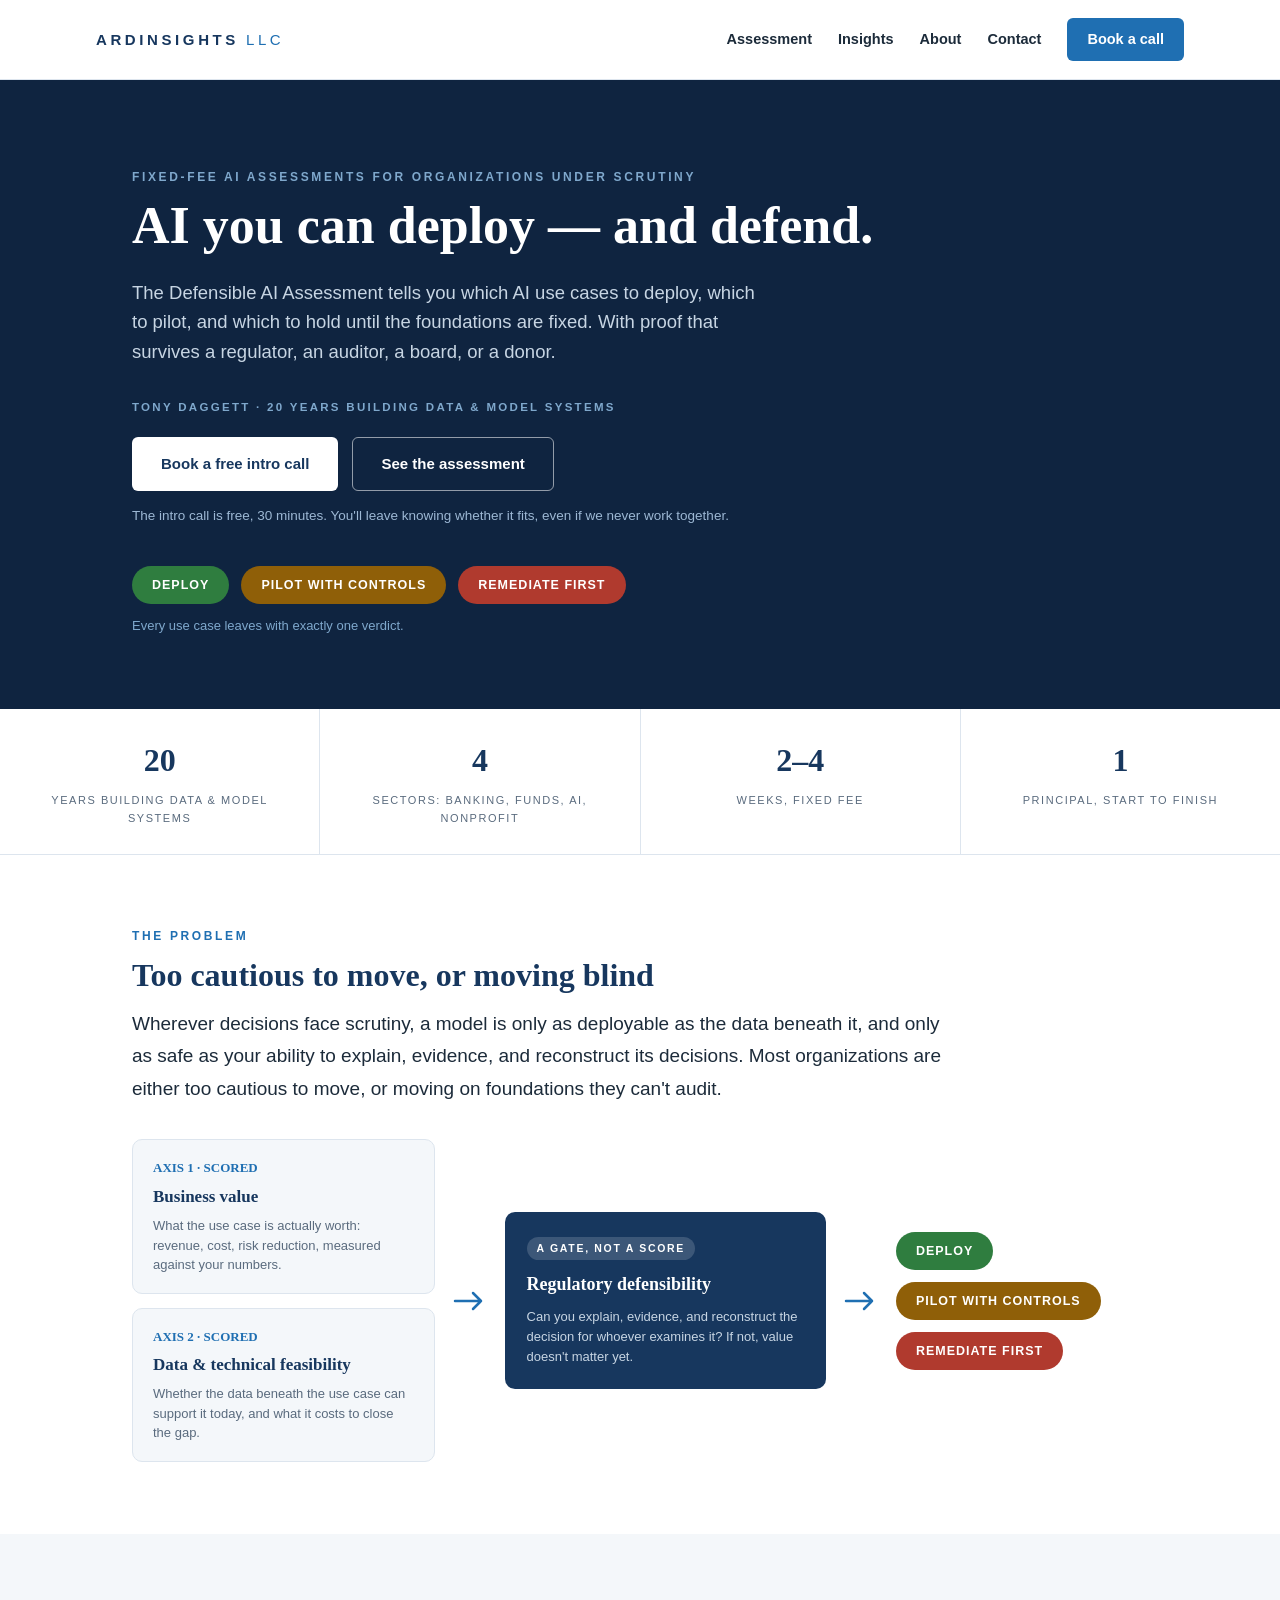
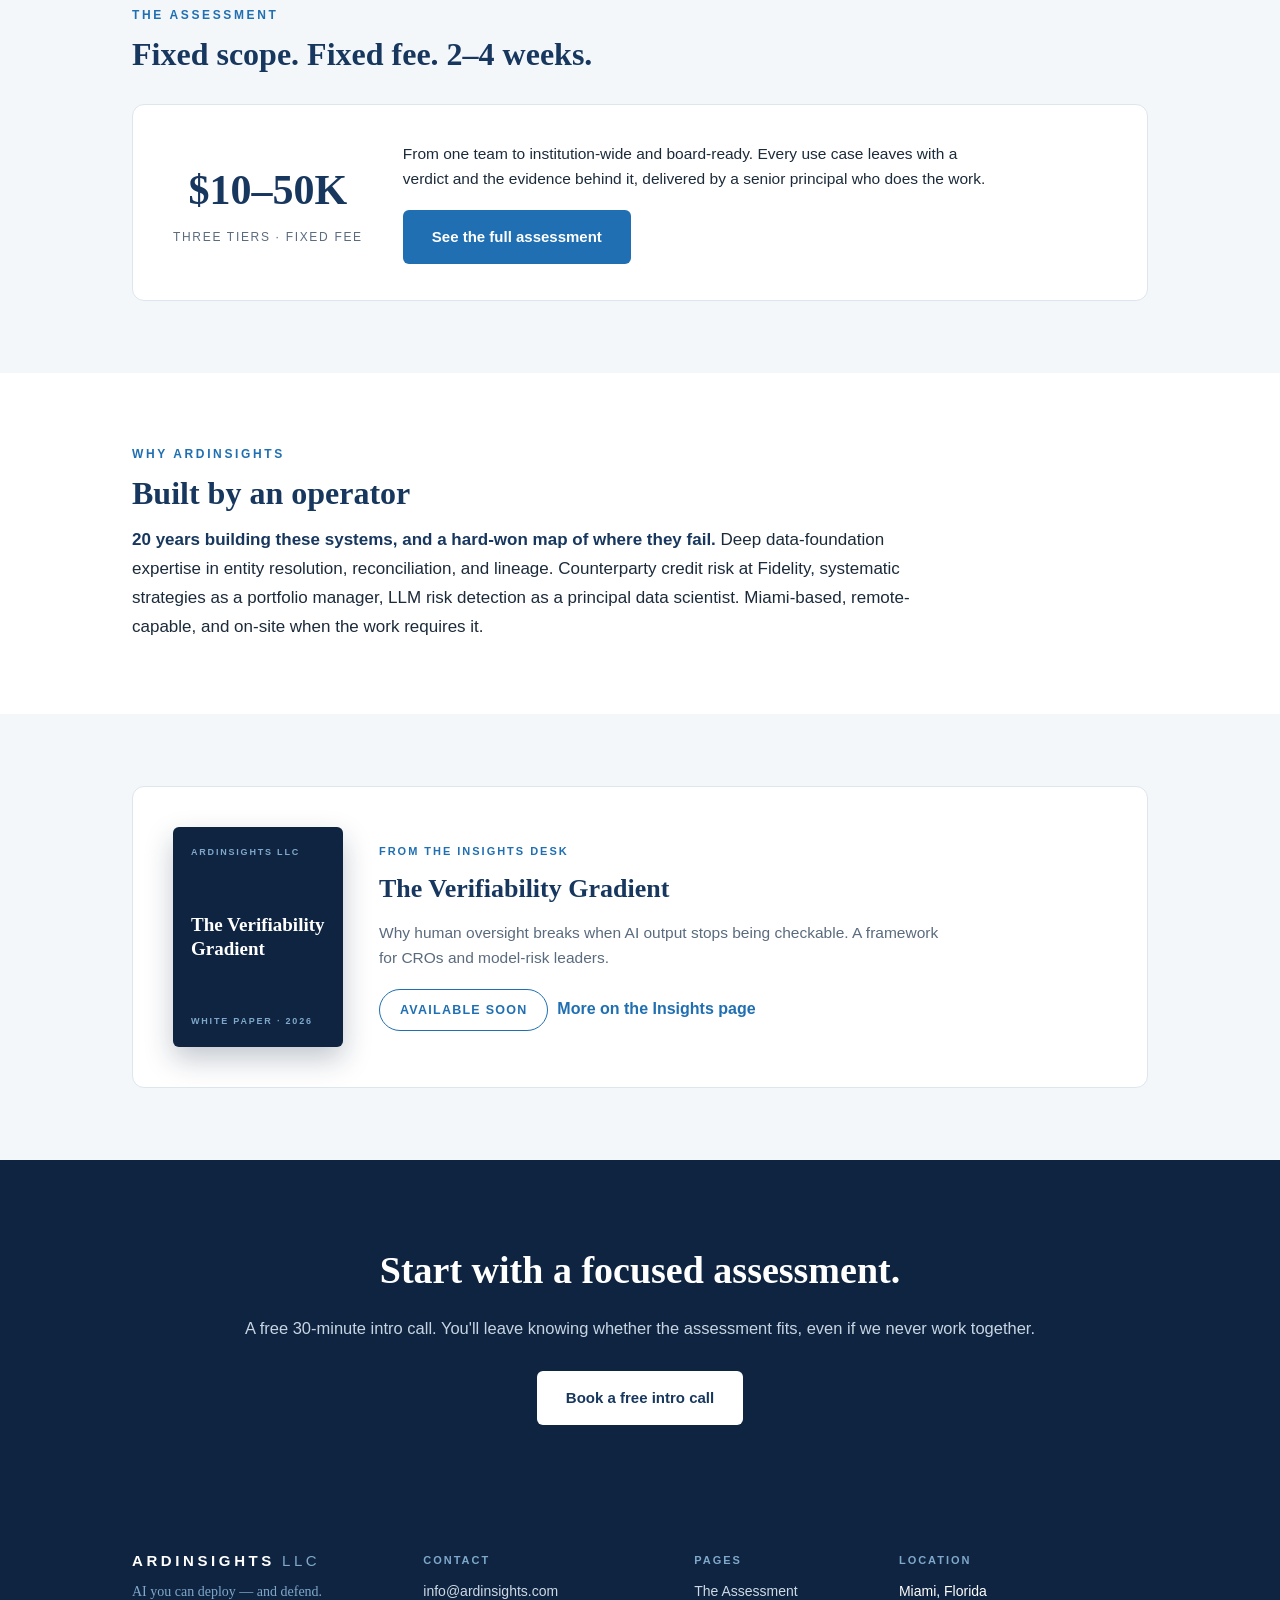
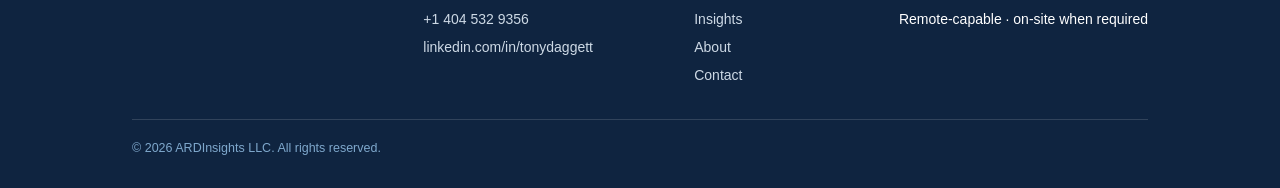
<file: index.html>
<!doctype html>
<html lang="en">
<head>
<meta charset="utf-8">
<meta name="viewport" content="width=device-width,initial-scale=1">
<title>ARDInsights | The Defensible AI Assessment</title>
<meta name="description" content="A fixed-fee, 2–4 week AI readiness assessment for organizations under scrutiny. Every AI use case leaves with a verdict: deploy, pilot, or remediate.">
<link rel="canonical" href="https://www.ardinsights.com/">
<meta property="og:title" content="ARDInsights | The Defensible AI Assessment">
<meta property="og:description" content="Which AI to deploy, which to pilot, which to hold, and proof it survives scrutiny. Fixed fee, 2–4 weeks.">
<meta property="og:type" content="website">
<meta property="og:url" content="https://www.ardinsights.com/">
<meta property="og:image" content="https://www.ardinsights.com/og-image.png">
<meta property="og:image:width" content="1200">
<meta property="og:image:height" content="630">
<meta name="twitter:card" content="summary_large_image">
<meta property="og:site_name" content="ARDInsights">
<meta property="og:locale" content="en_US">
<meta property="og:image:alt" content="ARDInsights: AI you can deploy and defend. The Defensible AI Assessment, fixed fee, 2 to 4 weeks.">
<meta name="theme-color" content="#0F2440">
<link rel="icon" type="image/svg+xml" href="/favicon.svg">
<link rel="icon" type="image/png" sizes="48x48" href="/favicon-48.png">
<link rel="apple-touch-icon" href="/apple-touch-icon.png">
<link rel="stylesheet" href="/css/site.css">
<script type="application/ld+json">
{"@context":"https://schema.org","@type":"ProfessionalService","name":"ARDInsights LLC","url":"https://www.ardinsights.com/","description":"Fixed-fee AI readiness assessments for organizations under scrutiny: banks, fintechs, lenders, nonprofits, and legal teams.","slogan":"AI you can deploy and defend.","image":"https://www.ardinsights.com/og-image.png","logo":"https://www.ardinsights.com/icon-512.png","priceRange":"$10,000-$50,000","email":"info@ardinsights.com","telephone":"+1-404-532-9356","founder":{"@type":"Person","name":"Tony Daggett","url":"https://www.ardinsights.com/about/"},"address":{"@type":"PostalAddress","addressLocality":"Miami","addressRegion":"FL","addressCountry":"US"},"areaServed":"US","sameAs":["https://www.linkedin.com/in/tonydaggett"]}
</script>
</head>
<body>
<a class="skip" href="#main">Skip to content</a>

<header>
  <nav class="nav" aria-label="Main">
    <a class="wm" href="/">ARDINSIGHTS<span>LLC</span></a>
    <button class="menu-btn" aria-label="Menu" aria-expanded="false" aria-controls="nav-links" onclick="var h=document.querySelector('header');h.classList.toggle('open');this.setAttribute('aria-expanded',h.classList.contains('open'))"><span></span><span></span><span></span></button>
    <div class="links" id="nav-links">
      <a href="/assessment/">Assessment</a>
      <a href="/insights/">Insights</a>
      <a href="/about/">About</a>
      <a href="/contact/">Contact</a>
      <a class="cta" href="https://calendly.com/info-ardinsights/" target="_blank" rel="noopener">Book a call</a>
    </div>
  </nav>
</header>

<main id="main">

<div class="hero">
  <div class="wrap">
    <div class="kick">Fixed-fee AI assessments for organizations under scrutiny</div>
    <h1>AI you can deploy — and defend.</h1>
    <p>The Defensible AI Assessment tells you which AI use cases to deploy, which to pilot, and which to hold until the foundations are fixed. With proof that survives a regulator, an auditor, a board, or a donor.</p>
    <div class="hero-cred">Tony Daggett · 20 years building data &amp; model systems</div>
    <div class="actions tight">
      <a class="btn btn-white" href="https://calendly.com/info-ardinsights/" target="_blank" rel="noopener">Book a free intro call</a>
      <a class="btn btn-ghost" href="/assessment/">See the assessment</a>
    </div>
    <div class="hero-note">The intro call is free, 30 minutes. You'll leave knowing whether it fits, even if we never work together.</div>
    <div class="pills">
      <span class="pill deploy">DEPLOY</span>
      <span class="pill pilot">PILOT WITH CONTROLS</span>
      <span class="pill remediate">REMEDIATE FIRST</span>
    </div>
    <div class="pillcap">Every use case leaves with exactly one verdict.</div>
  </div>
</div>

<div class="stats">
  <div class="stat"><div class="n">20</div><div class="l">Years building data &amp; model systems</div></div>
  <div class="stat"><div class="n">4</div><div class="l">Sectors: banking, funds, AI, nonprofit</div></div>
  <div class="stat"><div class="n">2–4</div><div class="l">Weeks, fixed fee</div></div>
  <div class="stat"><div class="n">1</div><div class="l">Principal, start to finish</div></div>
</div>

<section>
  <div class="wrap">
    <div class="kick">The problem</div>
    <h2 class="h2">Too cautious to move, or moving blind</h2>
    <p class="problem-lede">Wherever decisions face scrutiny, a model is only as deployable as the data beneath it, and only as safe as your ability to explain, evidence, and reconstruct its decisions. Most organizations are either too cautious to move, or moving on foundations they can't audit.</p>
    <div class="method-flow">
      <div class="mf-axes">
        <div class="mf-axis"><div class="an">AXIS 1 · SCORED</div><h3 class="at">Business value</h3><p>What the use case is actually worth: revenue, cost, risk reduction, measured against your numbers.</p></div>
        <div class="mf-axis"><div class="an">AXIS 2 · SCORED</div><h3 class="at">Data &amp; technical feasibility</h3><p>Whether the data beneath the use case can support it today, and what it costs to close the gap.</p></div>
      </div>
      <div class="mf-arrow"><svg width="34" height="24" viewBox="0 0 34 24" fill="none" aria-hidden="true"><path d="M2 12h26m0 0-8-8m8 8-8 8" stroke="#1F6FB2" stroke-width="2.5" stroke-linecap="round" stroke-linejoin="round"/></svg></div>
      <div class="mf-gate">
        <span class="gate-tag">A GATE, NOT A SCORE</span>
        <h3 class="gt">Regulatory defensibility</h3>
        <p>Can you explain, evidence, and reconstruct the decision for whoever examines it? If not, value doesn't matter yet.</p>
      </div>
      <div class="mf-arrow"><svg width="34" height="24" viewBox="0 0 34 24" fill="none" aria-hidden="true"><path d="M2 12h26m0 0-8-8m8 8-8 8" stroke="#1F6FB2" stroke-width="2.5" stroke-linecap="round" stroke-linejoin="round"/></svg></div>
      <div class="mf-verdicts">
        <span class="pill deploy">DEPLOY</span>
        <span class="pill pilot">PILOT WITH CONTROLS</span>
        <span class="pill remediate">REMEDIATE FIRST</span>
      </div>
    </div>
  </div>
</section>

<section class="alt">
  <div class="wrap">
    <div class="kick">The assessment</div>
    <h2 class="h2">Fixed scope. Fixed fee. 2–4 weeks.</h2>
    <div class="offer">
      <div class="op">
        <div class="n">$10–50K</div>
        <div class="l">Three tiers · fixed fee</div>
      </div>
      <div class="ob">
        <p>From one team to institution-wide and board-ready. Every use case leaves with a verdict and the evidence behind it, delivered by a senior principal who does the work.</p>
        <a class="btn btn-azure" href="/assessment/">See the full assessment</a>
      </div>
    </div>
  </div>
</section>

<section>
  <div class="wrap">
    <div class="kick">Why ARDInsights</div>
    <h2 class="h2">Built by an operator</h2>
    <p class="why-body"><b>20 years building these systems, and a hard-won map of where they fail.</b> Deep data-foundation expertise in entity resolution, reconciliation, and lineage. Counterparty credit risk at Fidelity, systematic strategies as a portfolio manager, LLM risk detection as a principal data scientist. Miami-based, remote-capable, and on-site when the work requires it.</p>
  </div>
</section>

<section class="alt">
  <div class="wrap">
    <div class="paper">
      <div class="cover">
        <div class="pw">ARDINSIGHTS LLC</div>
        <div class="pt">The Verifiability Gradient</div>
        <div class="pw">WHITE PAPER · 2026</div>
      </div>
      <div>
        <div class="pk">FROM THE INSIGHTS DESK</div>
        <h3>The Verifiability Gradient</h3>
        <p>Why human oversight breaks when AI output stops being checkable. A framework for CROs and model-risk leaders.</p>
        <span class="soon-pill">AVAILABLE SOON</span>&nbsp;&nbsp;<a href="/insights/" style="font-weight:600">More on the Insights page</a>
      </div>
    </div>
  </div>
</section>

<div class="close">
  <div class="wrap">
    <h2>Start with a focused assessment.</h2>
    <p>A free 30-minute intro call. You'll leave knowing whether the assessment fits, even if we never work together.</p>
    <a class="btn btn-white" href="https://calendly.com/info-ardinsights/" target="_blank" rel="noopener">Book a free intro call</a>
  </div>
</div>

</main>

<footer>
  <div class="wrap">
    <div class="fgrid">
      <div>
        <div class="fwm">ARDINSIGHTS<span>LLC</span></div>
        <div class="ftag">AI you can deploy — and defend.</div>
      </div>
      <div class="fcol"><b>CONTACT</b><a href="mailto:info@ardinsights.com">info@ardinsights.com</a><br><a href="tel:+14045329356">+1 404 532 9356</a><br><a href="https://www.linkedin.com/in/tonydaggett" target="_blank" rel="noopener">linkedin.com/in/tonydaggett</a></div>
      <div class="fcol"><b>PAGES</b><a href="/assessment/">The Assessment</a><br><a href="/insights/">Insights</a><br><a href="/about/">About</a><br><a href="/contact/">Contact</a></div>
      <div class="fcol"><b>LOCATION</b>Miami, Florida<br>Remote-capable · on-site when required</div>
    </div>
    <div class="legal">© 2026 ARDInsights LLC. All rights reserved.</div>
  </div>
</footer>

<script data-goatcounter="https://ardinsights.goatcounter.com/count" async src="https://gc.zgo.at/count.js"></script>
</body>
</html>
</file>
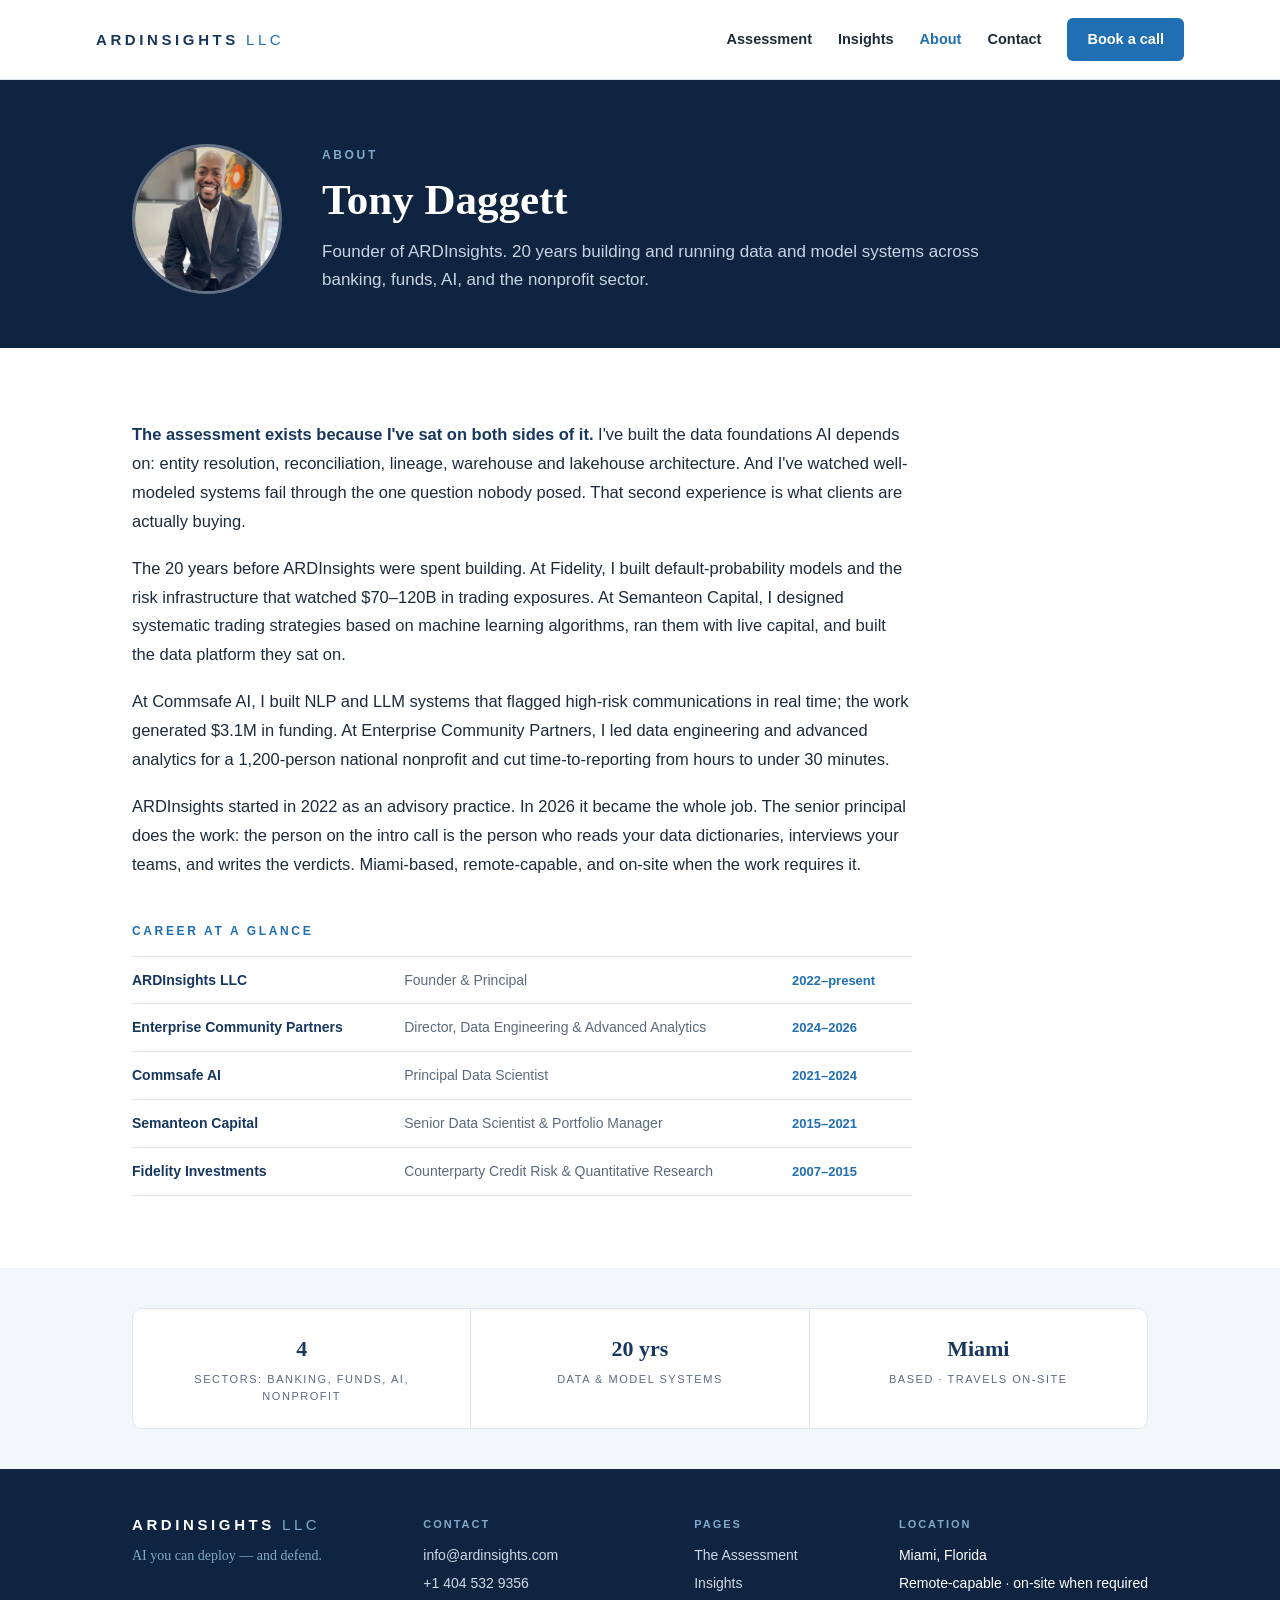
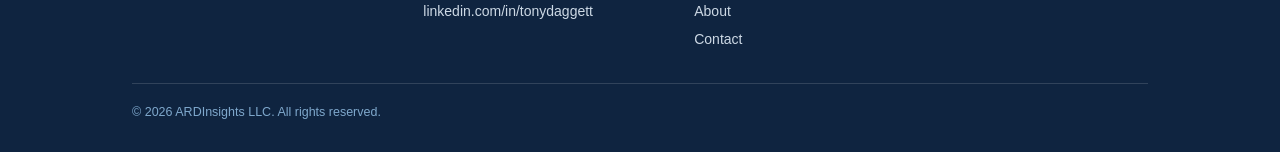
<file: about/index.html>
<!doctype html>
<html lang="en">
<head>
<meta charset="utf-8">
<meta name="viewport" content="width=device-width,initial-scale=1">
<title>About Tony Daggett | ARDInsights</title>
<meta name="description" content="Tony Daggett, AI and data consultant, founder of ARDInsights: 20 years building data and model systems across banking, funds, AI, and the nonprofit sector.">
<link rel="canonical" href="https://www.ardinsights.com/about/">
<meta property="og:title" content="About Tony Daggett | ARDInsights">
<meta property="og:description" content="20 years building and running data and model systems across banking, funds, AI, and the nonprofit sector.">
<meta property="og:type" content="profile">
<meta property="og:url" content="https://www.ardinsights.com/about/">
<meta property="og:image" content="https://www.ardinsights.com/og-image.png">
<meta property="og:image:width" content="1200">
<meta property="og:image:height" content="630">
<meta name="twitter:card" content="summary_large_image">
<meta property="og:site_name" content="ARDInsights">
<meta property="og:locale" content="en_US">
<meta property="og:image:alt" content="ARDInsights: AI you can deploy and defend. The Defensible AI Assessment, fixed fee, 2 to 4 weeks.">
<meta name="theme-color" content="#0F2440">
<link rel="icon" type="image/svg+xml" href="/favicon.svg">
<link rel="icon" type="image/png" sizes="48x48" href="/favicon-48.png">
<link rel="apple-touch-icon" href="/apple-touch-icon.png">
<link rel="stylesheet" href="/css/site.css">
<script type="application/ld+json">
{"@context":"https://schema.org","@type":"Person","name":"Tony Daggett","jobTitle":"Founder & Principal","worksFor":{"@type":"Organization","name":"ARDInsights LLC","url":"https://www.ardinsights.com/"},"image":"https://www.ardinsights.com/assets/tony-daggett.jpg","url":"https://www.ardinsights.com/about/","sameAs":["https://www.linkedin.com/in/tonydaggett"],"knowsAbout":["AI readiness assessment","AI governance","model risk management","data engineering","machine learning"]}
</script>
</head>
<body>
<a class="skip" href="#main">Skip to content</a>

<header>
  <nav class="nav" aria-label="Main">
    <a class="wm" href="/">ARDINSIGHTS<span>LLC</span></a>
    <button class="menu-btn" aria-label="Menu" aria-expanded="false" aria-controls="nav-links" onclick="var h=document.querySelector('header');h.classList.toggle('open');this.setAttribute('aria-expanded',h.classList.contains('open'))"><span></span><span></span><span></span></button>
    <div class="links" id="nav-links">
      <a href="/assessment/">Assessment</a>
      <a href="/insights/">Insights</a>
      <a href="/about/" class="active">About</a>
      <a href="/contact/">Contact</a>
      <a class="cta" href="https://calendly.com/info-ardinsights/" target="_blank" rel="noopener">Book a call</a>
    </div>
  </nav>
</header>

<main id="main">

<div class="hero slim">
  <div class="wrap">
    <div class="head-row">
      <img class="photo-img" src="/assets/tony-daggett.jpg" alt="Tony Daggett">
      <div>
        <div class="kick">About</div>
        <h1>Tony Daggett</h1>
        <p>Founder of ARDInsights. 20 years building and running data and model systems across banking, funds, AI, and the nonprofit sector.</p>
      </div>
    </div>
  </div>
</div>

<section class="bio">
  <div class="wrap">
    <p><b>The assessment exists because I've sat on both sides of it.</b> I've built the data foundations AI depends on: entity resolution, reconciliation, lineage, warehouse and lakehouse architecture. And I've watched well-modeled systems fail through the one question nobody posed. That second experience is what clients are actually buying.</p>
    <p>The 20 years before ARDInsights were spent building. At Fidelity, I built default-probability models and the risk infrastructure that watched $70–120B in trading exposures. At Semanteon Capital, I designed systematic trading strategies based on machine learning algorithms, ran them with live capital, and built the data platform they sat on.</p>
    <p>At Commsafe AI, I built NLP and LLM systems that flagged high-risk communications in real time; the work generated $3.1M in funding. At Enterprise Community Partners, I led data engineering and advanced analytics for a 1,200-person national nonprofit and cut time-to-reporting from hours to under 30 minutes.</p>
    <p>ARDInsights started in 2022 as an advisory practice. In 2026 it became the whole job. The senior principal does the work: the person on the intro call is the person who reads your data dictionaries, interviews your teams, and writes the verdicts. Miami-based, remote-capable, and on-site when the work requires it.</p>

    <h2 class="sr-only">Career history</h2>
    <div class="kick" style="margin-top:44px">Career at a glance</div>
    <div class="career">
      <div class="cr"><div class="co">ARDInsights LLC</div><div class="cro">Founder &amp; Principal</div><div class="cy">2022–present</div></div>
      <div class="cr"><div class="co">Enterprise Community Partners</div><div class="cro">Director, Data Engineering &amp; Advanced Analytics</div><div class="cy">2024–2026</div></div>
      <div class="cr"><div class="co">Commsafe AI</div><div class="cro">Principal Data Scientist</div><div class="cy">2021–2024</div></div>
      <div class="cr"><div class="co">Semanteon Capital</div><div class="cro">Senior Data Scientist &amp; Portfolio Manager</div><div class="cy">2015–2021</div></div>
      <div class="cr"><div class="co">Fidelity Investments</div><div class="cro">Counterparty Credit Risk &amp; Quantitative Research</div><div class="cy">2007–2015</div></div>
    </div>
  </div>
</section>

<section class="creds">
  <div class="wrap">
    <div class="credrow">
      <div class="cred"><div class="cn">4</div><div class="cl">Sectors: banking, funds, AI, nonprofit</div></div>
      <div class="cred"><div class="cn">20 yrs</div><div class="cl">Data &amp; model systems</div></div>
      <div class="cred"><div class="cn">Miami</div><div class="cl">Based · travels on-site</div></div>
    </div>
  </div>
</section>

</main>

<footer>
  <div class="wrap">
    <div class="fgrid">
      <div>
        <div class="fwm">ARDINSIGHTS<span>LLC</span></div>
        <div class="ftag">AI you can deploy — and defend.</div>
      </div>
      <div class="fcol"><b>CONTACT</b><a href="mailto:info@ardinsights.com">info@ardinsights.com</a><br><a href="tel:+14045329356">+1 404 532 9356</a><br><a href="https://www.linkedin.com/in/tonydaggett" target="_blank" rel="noopener">linkedin.com/in/tonydaggett</a></div>
      <div class="fcol"><b>PAGES</b><a href="/assessment/">The Assessment</a><br><a href="/insights/">Insights</a><br><a href="/about/">About</a><br><a href="/contact/">Contact</a></div>
      <div class="fcol"><b>LOCATION</b>Miami, Florida<br>Remote-capable · on-site when required</div>
    </div>
    <div class="legal">© 2026 ARDInsights LLC. All rights reserved.</div>
  </div>
</footer>

<script data-goatcounter="https://ardinsights.goatcounter.com/count" async src="https://gc.zgo.at/count.js"></script>
</body>
</html>
</file>
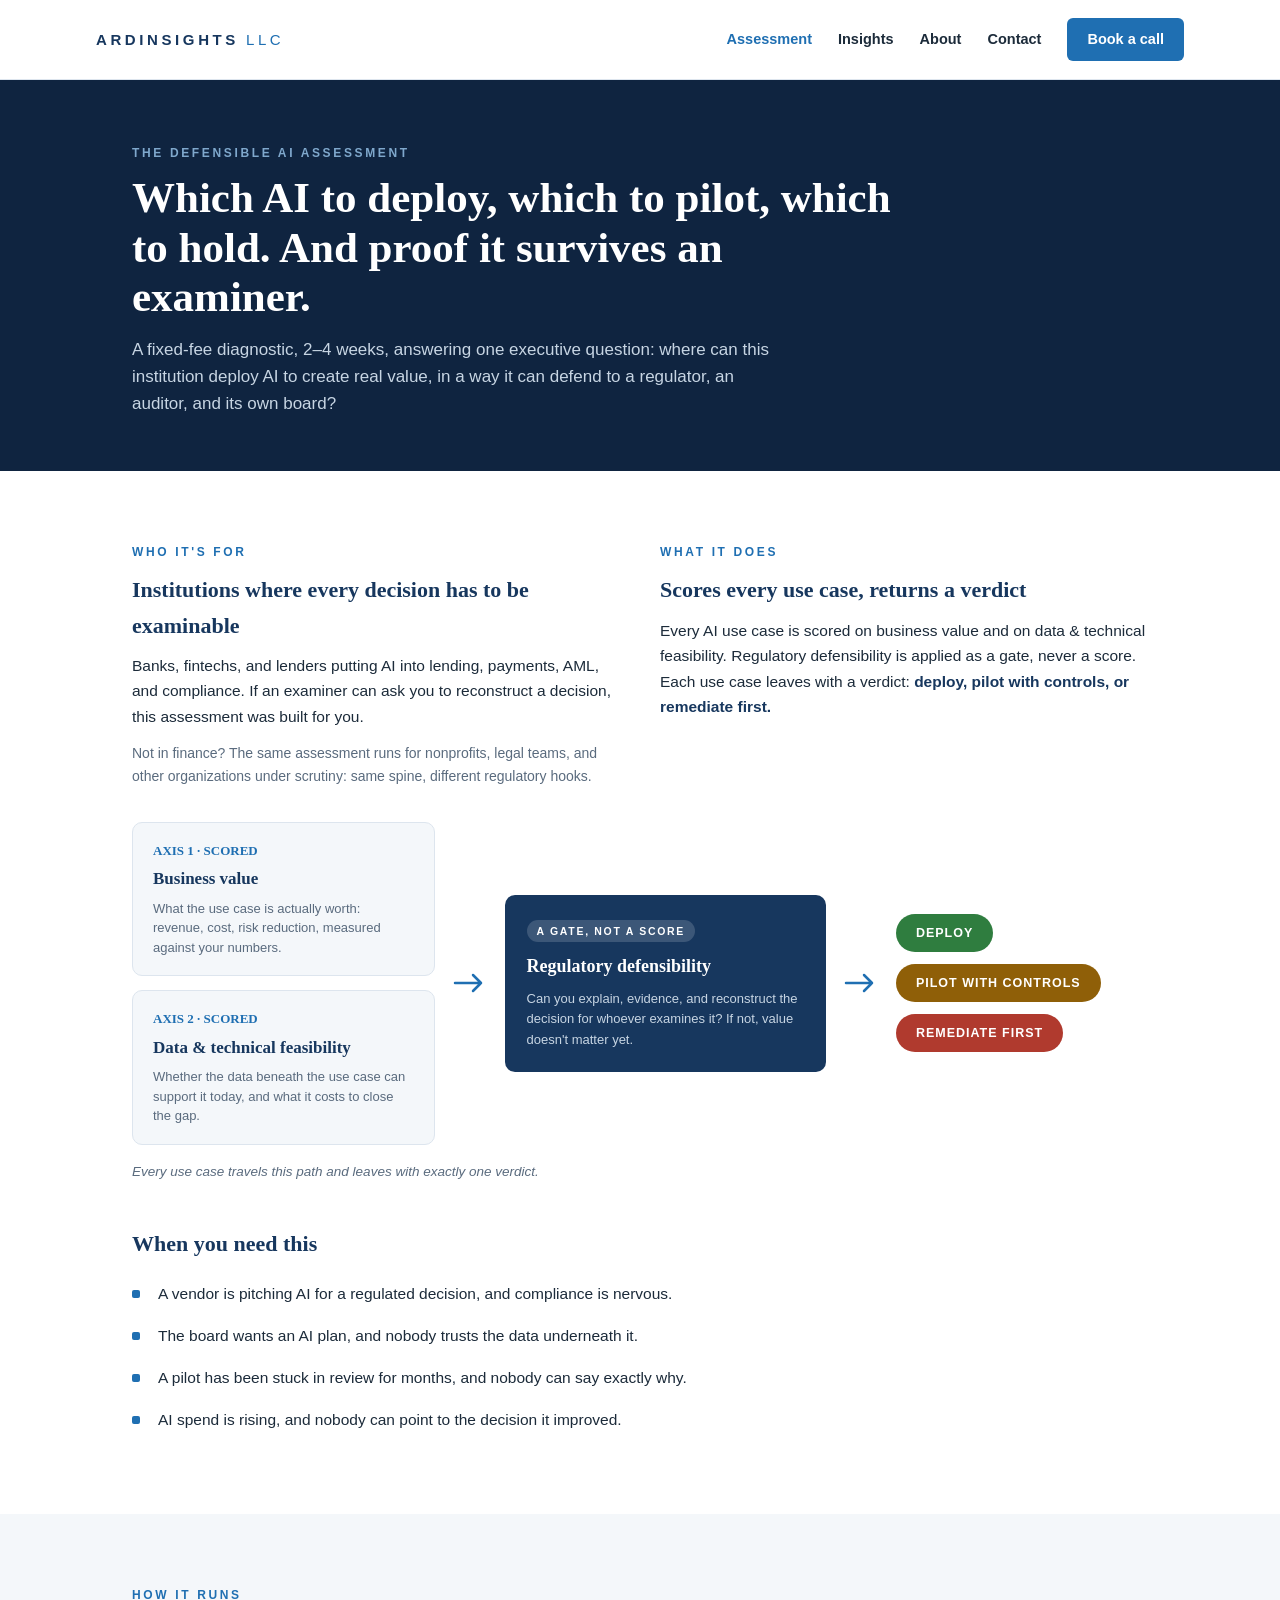
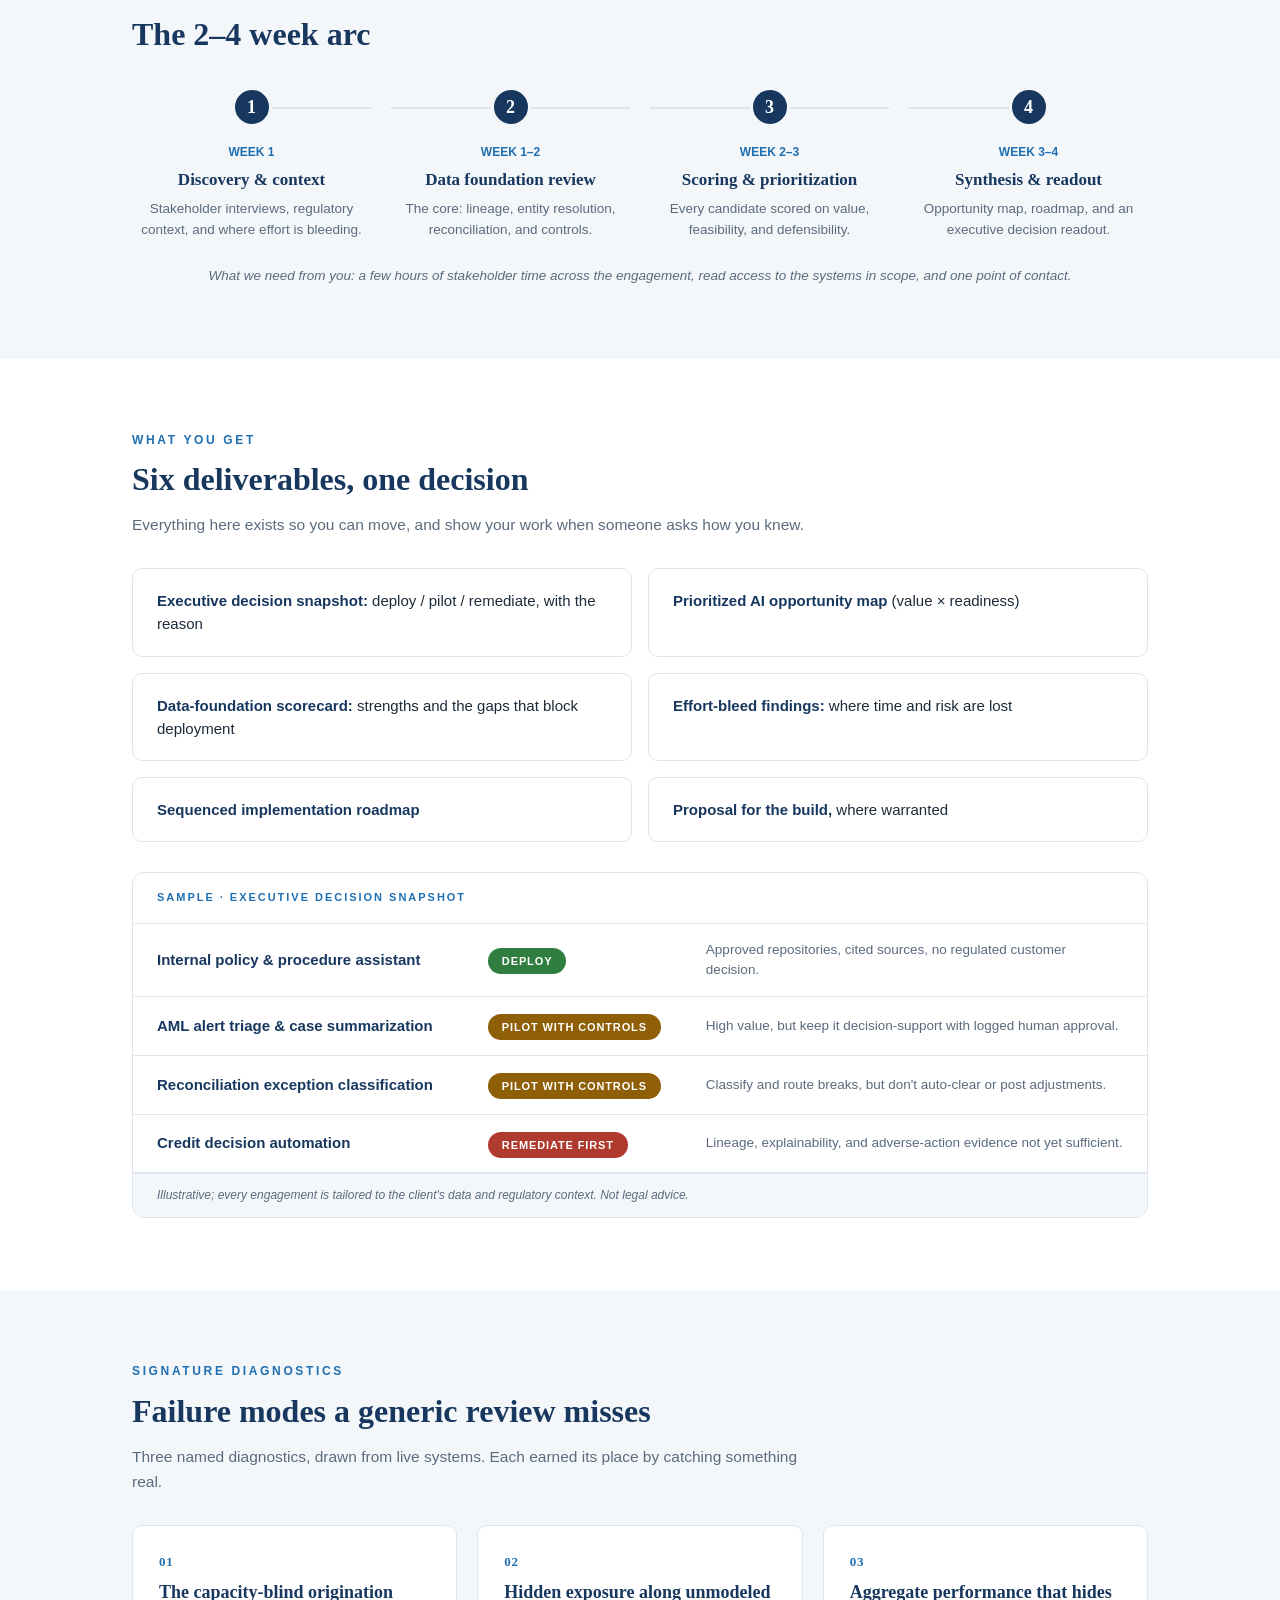
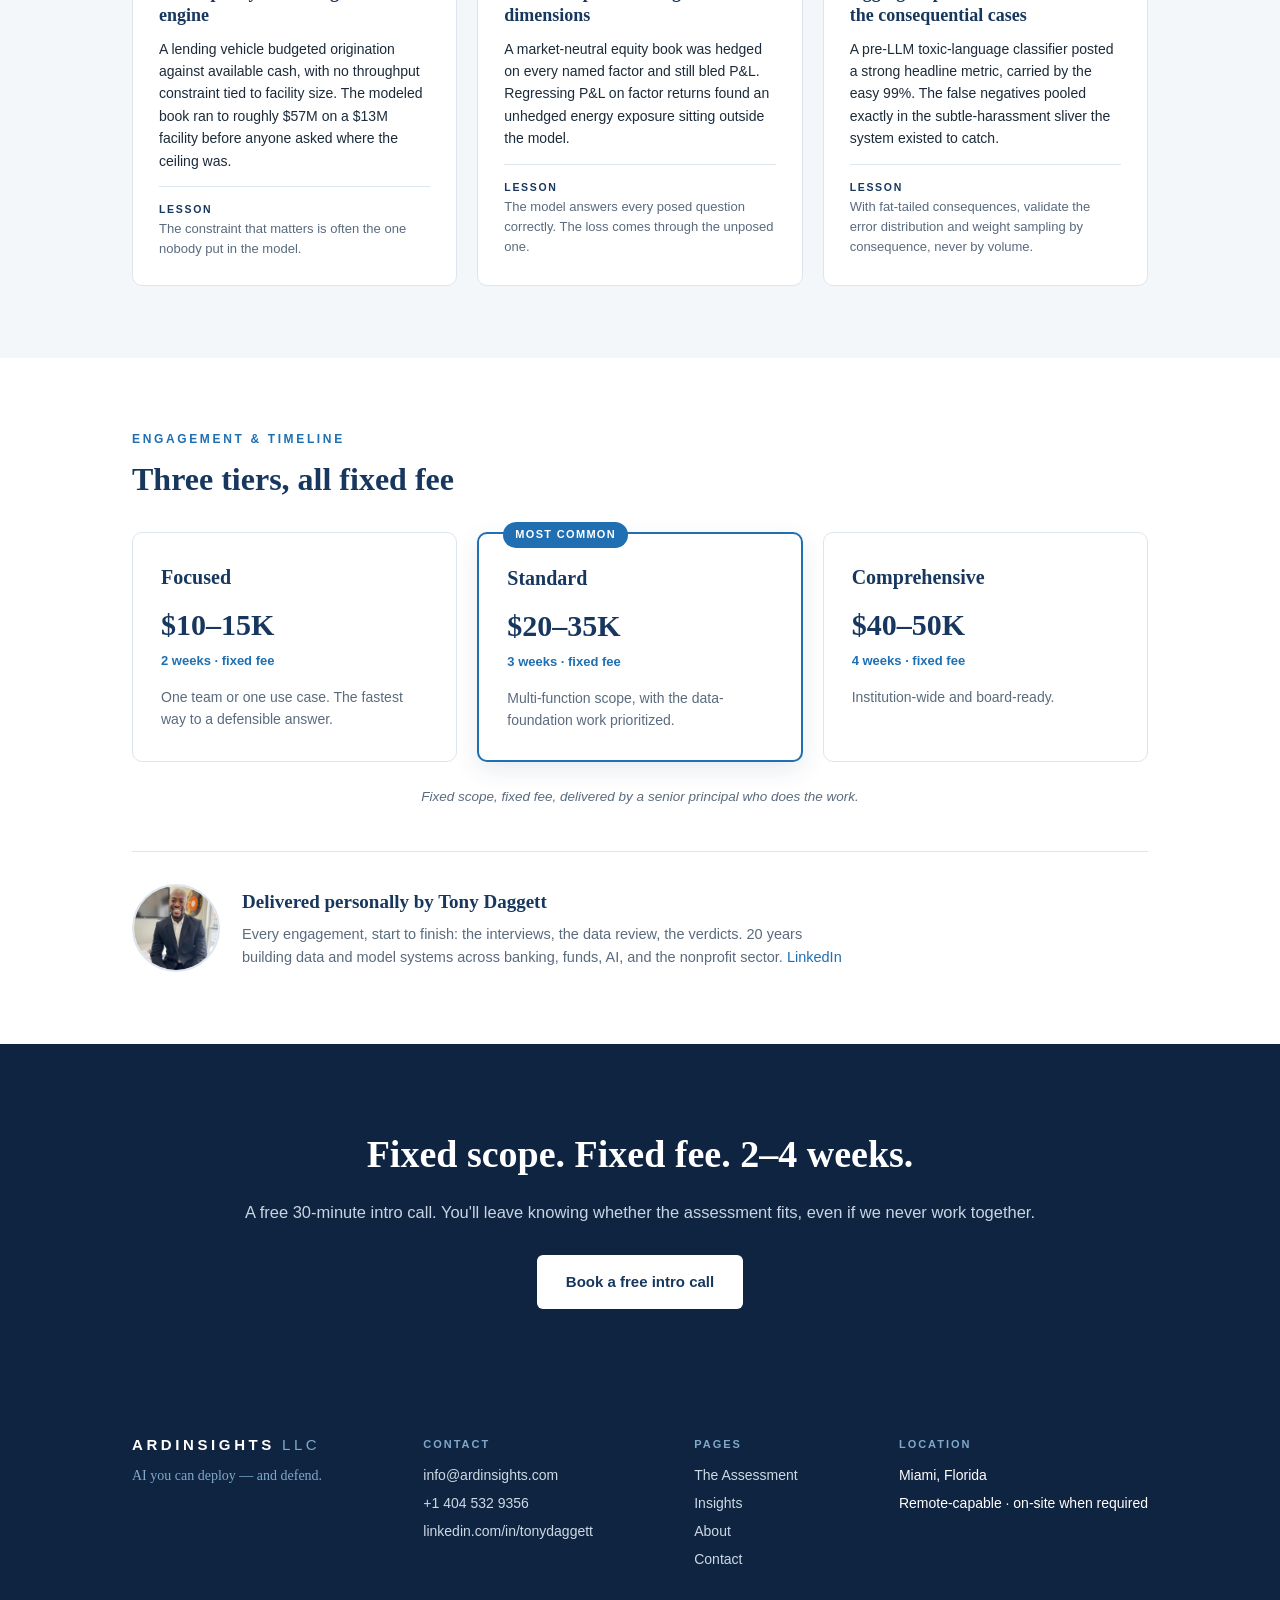
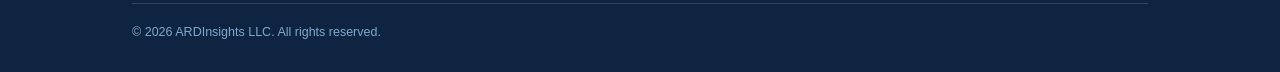
<file: assessment/index.html>
<!doctype html>
<html lang="en">
<head>
<meta charset="utf-8">
<meta name="viewport" content="width=device-width,initial-scale=1">
<title>The Defensible AI Assessment | ARDInsights</title>
<meta name="description" content="A fixed-fee AI readiness assessment, 2–4 weeks: every AI use case scored on value and feasibility, gated on defensibility, and returned with a verdict.">
<link rel="canonical" href="https://www.ardinsights.com/assessment/">
<meta property="og:title" content="The Defensible AI Assessment | ARDInsights">
<meta property="og:description" content="Which AI to deploy, which to pilot, which to hold. And proof it survives an examiner.">
<meta property="og:type" content="website">
<meta property="og:url" content="https://www.ardinsights.com/assessment/">
<meta property="og:image" content="https://www.ardinsights.com/og-image.png">
<meta property="og:image:width" content="1200">
<meta property="og:image:height" content="630">
<meta name="twitter:card" content="summary_large_image">
<meta property="og:site_name" content="ARDInsights">
<meta property="og:locale" content="en_US">
<meta property="og:image:alt" content="ARDInsights: AI you can deploy and defend. The Defensible AI Assessment, fixed fee, 2 to 4 weeks.">
<meta name="theme-color" content="#0F2440">
<link rel="icon" type="image/svg+xml" href="/favicon.svg">
<link rel="icon" type="image/png" sizes="48x48" href="/favicon-48.png">
<link rel="apple-touch-icon" href="/apple-touch-icon.png">
<link rel="stylesheet" href="/css/site.css">
<script type="application/ld+json">
{"@context":"https://schema.org","@type":"Service","name":"The Defensible AI Assessment","serviceType":"AI readiness and risk assessment","url":"https://www.ardinsights.com/assessment/","description":"A fixed-fee diagnostic for organizations under scrutiny: every AI use case scored on business value and data feasibility, gated on regulatory defensibility, and returned with a verdict.","provider":{"@type":"ProfessionalService","name":"ARDInsights LLC","url":"https://www.ardinsights.com/"},"areaServed":"US","offers":[{"@type":"Offer","name":"Focused","description":"One team or one use case. 2 weeks, fixed fee.","priceSpecification":{"@type":"PriceSpecification","minPrice":10000,"maxPrice":15000,"priceCurrency":"USD"}},{"@type":"Offer","name":"Standard","description":"Multi-function scope. 3 weeks, fixed fee.","priceSpecification":{"@type":"PriceSpecification","minPrice":20000,"maxPrice":35000,"priceCurrency":"USD"}},{"@type":"Offer","name":"Comprehensive","description":"Institution-wide and board-ready. 4 weeks, fixed fee.","priceSpecification":{"@type":"PriceSpecification","minPrice":40000,"maxPrice":50000,"priceCurrency":"USD"}}]}
</script>
</head>
<body>
<a class="skip" href="#main">Skip to content</a>

<header>
  <nav class="nav" aria-label="Main">
    <a class="wm" href="/">ARDINSIGHTS<span>LLC</span></a>
    <button class="menu-btn" aria-label="Menu" aria-expanded="false" aria-controls="nav-links" onclick="var h=document.querySelector('header');h.classList.toggle('open');this.setAttribute('aria-expanded',h.classList.contains('open'))"><span></span><span></span><span></span></button>
    <div class="links" id="nav-links">
      <a href="/assessment/" class="active">Assessment</a>
      <a href="/insights/">Insights</a>
      <a href="/about/">About</a>
      <a href="/contact/">Contact</a>
      <a class="cta" href="https://calendly.com/info-ardinsights/" target="_blank" rel="noopener">Book a call</a>
    </div>
  </nav>
</header>

<main id="main">

<div class="hero slim">
  <div class="wrap">
    <div class="kick">The Defensible AI Assessment</div>
    <h1>Which AI to deploy, which to pilot, which to hold. And proof it survives an examiner.</h1>
    <p>A fixed-fee diagnostic, 2–4 weeks, answering one executive question: where can this institution deploy AI to create real value, in a way it can defend to a regulator, an auditor, and its own board?</p>
  </div>
</div>

<section>
  <div class="wrap">
    <div class="two">
      <div>
        <div class="kick">Who it's for</div>
        <h3>Institutions where every decision has to be examinable</h3>
        <p>Banks, fintechs, and lenders putting AI into lending, payments, AML, and compliance. If an examiner can ask you to reconstruct a decision, this assessment was built for you.</p>
        <p style="margin-top:12px;font-size:14px;color:var(--muted)">Not in finance? The same assessment runs for nonprofits, legal teams, and other organizations under scrutiny: same spine, different regulatory hooks.</p>
      </div>
      <div>
        <div class="kick">What it does</div>
        <h3>Scores every use case, returns a verdict</h3>
        <p>Every AI use case is scored on business value and on data &amp; technical feasibility. Regulatory defensibility is applied as a gate, never a score. Each use case leaves with a verdict: <b>deploy, pilot with controls, or remediate first.</b></p>
      </div>
    </div>
    <div class="method-flow">
      <div class="mf-axes">
        <div class="mf-axis"><div class="an">AXIS 1 · SCORED</div><h3 class="at">Business value</h3><p>What the use case is actually worth: revenue, cost, risk reduction, measured against your numbers.</p></div>
        <div class="mf-axis"><div class="an">AXIS 2 · SCORED</div><h3 class="at">Data &amp; technical feasibility</h3><p>Whether the data beneath the use case can support it today, and what it costs to close the gap.</p></div>
      </div>
      <div class="mf-arrow"><svg width="34" height="24" viewBox="0 0 34 24" fill="none" aria-hidden="true"><path d="M2 12h26m0 0-8-8m8 8-8 8" stroke="#1F6FB2" stroke-width="2.5" stroke-linecap="round" stroke-linejoin="round"/></svg></div>
      <div class="mf-gate">
        <span class="gate-tag">A GATE, NOT A SCORE</span>
        <h3 class="gt">Regulatory defensibility</h3>
        <p>Can you explain, evidence, and reconstruct the decision for whoever examines it? If not, value doesn't matter yet.</p>
      </div>
      <div class="mf-arrow"><svg width="34" height="24" viewBox="0 0 34 24" fill="none" aria-hidden="true"><path d="M2 12h26m0 0-8-8m8 8-8 8" stroke="#1F6FB2" stroke-width="2.5" stroke-linecap="round" stroke-linejoin="round"/></svg></div>
      <div class="mf-verdicts">
        <span class="pill deploy">DEPLOY</span>
        <span class="pill pilot">PILOT WITH CONTROLS</span>
        <span class="pill remediate">REMEDIATE FIRST</span>
      </div>
    </div>
    <div class="mf-caption">Every use case travels this path and leaves with exactly one verdict.</div>
    <div class="signals">
      <h3>When you need this</h3>
      <ul>
        <li>A vendor is pitching AI for a regulated decision, and compliance is nervous.</li>
        <li>The board wants an AI plan, and nobody trusts the data underneath it.</li>
        <li>A pilot has been stuck in review for months, and nobody can say exactly why.</li>
        <li>AI spend is rising, and nobody can point to the decision it improved.</li>
      </ul>
    </div>
  </div>
</section>

<section class="alt">
  <div class="wrap">
    <div class="kick">How it runs</div>
    <h2 class="h2">The 2–4 week arc</h2>
    <div class="arc">
      <div class="arc-step"><div class="arc-num">1</div><div class="arc-wk">WEEK 1</div><h3 class="arc-t">Discovery &amp; context</h3><p>Stakeholder interviews, regulatory context, and where effort is bleeding.</p></div>
      <div class="arc-step"><div class="arc-num">2</div><div class="arc-wk">WEEK 1–2</div><h3 class="arc-t">Data foundation review</h3><p>The core: lineage, entity resolution, reconciliation, and controls.</p></div>
      <div class="arc-step"><div class="arc-num">3</div><div class="arc-wk">WEEK 2–3</div><h3 class="arc-t">Scoring &amp; prioritization</h3><p>Every candidate scored on value, feasibility, and defensibility.</p></div>
      <div class="arc-step"><div class="arc-num">4</div><div class="arc-wk">WEEK 3–4</div><h3 class="arc-t">Synthesis &amp; readout</h3><p>Opportunity map, roadmap, and an executive decision readout.</p></div>
    </div>
    <div class="tierfoot">What we need from you: a few hours of stakeholder time across the engagement, read access to the systems in scope, and one point of contact.</div>
  </div>
</section>

<section>
  <div class="wrap">
    <div class="kick">What you get</div>
    <h2 class="h2">Six deliverables, one decision</h2>
    <p class="lede">Everything here exists so you can move, and show your work when someone asks how you knew.</p>
    <div class="grid6">
      <div class="g"><b>Executive decision snapshot:</b> deploy / pilot / remediate, with the reason</div>
      <div class="g"><b>Prioritized AI opportunity map</b> (value × readiness)</div>
      <div class="g"><b>Data-foundation scorecard:</b> strengths and the gaps that block deployment</div>
      <div class="g"><b>Effort-bleed findings:</b> where time and risk are lost</div>
      <div class="g"><b>Sequenced implementation roadmap</b></div>
      <div class="g"><b>Proposal for the build,</b> where warranted</div>
    </div>
    <div class="sample">
      <div class="shd">SAMPLE · EXECUTIVE DECISION SNAPSHOT</div>
      <div class="srow">
        <div class="sc">Internal policy &amp; procedure assistant</div>
        <div class="sp"><span class="pill deploy">DEPLOY</span></div>
        <div class="sw2">Approved repositories, cited sources, no regulated customer decision.</div>
      </div>
      <div class="srow">
        <div class="sc">AML alert triage &amp; case summarization</div>
        <div class="sp"><span class="pill pilot">PILOT WITH CONTROLS</span></div>
        <div class="sw2">High value, but keep it decision-support with logged human approval.</div>
      </div>
      <div class="srow">
        <div class="sc">Reconciliation exception classification</div>
        <div class="sp"><span class="pill pilot">PILOT WITH CONTROLS</span></div>
        <div class="sw2">Classify and route breaks, but don't auto-clear or post adjustments.</div>
      </div>
      <div class="srow">
        <div class="sc">Credit decision automation</div>
        <div class="sp"><span class="pill remediate">REMEDIATE FIRST</span></div>
        <div class="sw2">Lineage, explainability, and adverse-action evidence not yet sufficient.</div>
      </div>
      <div class="sfoot">Illustrative; every engagement is tailored to the client's data and regulatory context. Not legal advice.</div>
    </div>
  </div>
</section>

<section class="alt">
  <div class="wrap">
    <div class="kick">Signature diagnostics</div>
    <h2 class="h2">Failure modes a generic review misses</h2>
    <p class="lede" style="margin-bottom:6px">Three named diagnostics, drawn from live systems. Each earned its place by catching something real.</p>
    <div class="dcards">
      <div class="dc">
        <div class="num">01</div>
        <h3 class="dt">The capacity-blind origination engine</h3>
        <p class="db">A lending vehicle budgeted origination against available cash, with no throughput constraint tied to facility size. The modeled book ran to roughly $57M on a $13M facility before anyone asked where the ceiling was.</p>
        <div class="lesson"><b>LESSON</b><br>The constraint that matters is often the one nobody put in the model.</div>
      </div>
      <div class="dc">
        <div class="num">02</div>
        <h3 class="dt">Hidden exposure along unmodeled dimensions</h3>
        <p class="db">A market-neutral equity book was hedged on every named factor and still bled P&amp;L. Regressing P&amp;L on factor returns found an unhedged energy exposure sitting outside the model.</p>
        <div class="lesson"><b>LESSON</b><br>The model answers every posed question correctly. The loss comes through the unposed one.</div>
      </div>
      <div class="dc">
        <div class="num">03</div>
        <h3 class="dt">Aggregate performance that hides the consequential cases</h3>
        <p class="db">A pre-LLM toxic-language classifier posted a strong headline metric, carried by the easy 99%. The false negatives pooled exactly in the subtle-harassment sliver the system existed to catch.</p>
        <div class="lesson"><b>LESSON</b><br>With fat-tailed consequences, validate the error distribution and weight sampling by consequence, never by volume.</div>
      </div>
    </div>
  </div>
</section>

<section>
  <div class="wrap">
    <div class="kick">Engagement &amp; timeline</div>
    <h2 class="h2">Three tiers, all fixed fee</h2>
    <div class="tiers">
      <div class="tier">
        <h3 class="tname">Focused</h3>
        <div class="price">$10–15K</div>
        <div class="terms">2 weeks · fixed fee</div>
        <p class="scope">One team or one use case. The fastest way to a defensible answer.</p>
      </div>
      <div class="tier featured">
        <div class="flag">MOST COMMON</div>
        <h3 class="tname">Standard</h3>
        <div class="price">$20–35K</div>
        <div class="terms">3 weeks · fixed fee</div>
        <p class="scope">Multi-function scope, with the data-foundation work prioritized.</p>
      </div>
      <div class="tier">
        <h3 class="tname">Comprehensive</h3>
        <div class="price">$40–50K</div>
        <div class="terms">4 weeks · fixed fee</div>
        <p class="scope">Institution-wide and board-ready.</p>
      </div>
    </div>
    <div class="tierfoot">Fixed scope, fixed fee, delivered by a senior principal who does the work.</div>
    <div class="deliver">
      <img src="/assets/tony-daggett.jpg" alt="Tony Daggett, founder and principal of ARDInsights">
      <div>
        <div class="dn">Delivered personally by Tony Daggett</div>
        <p>Every engagement, start to finish: the interviews, the data review, the verdicts. 20 years building data and model systems across banking, funds, AI, and the nonprofit sector. <a href="https://www.linkedin.com/in/tonydaggett" target="_blank" rel="noopener">LinkedIn</a></p>
      </div>
    </div>
  </div>
</section>

<div class="close">
  <div class="wrap">
    <h2>Fixed scope. Fixed fee. 2–4 weeks.</h2>
    <p>A free 30-minute intro call. You'll leave knowing whether the assessment fits, even if we never work together.</p>
    <a class="btn btn-white" href="https://calendly.com/info-ardinsights/" target="_blank" rel="noopener">Book a free intro call</a>
  </div>
</div>

</main>

<footer>
  <div class="wrap">
    <div class="fgrid">
      <div>
        <div class="fwm">ARDINSIGHTS<span>LLC</span></div>
        <div class="ftag">AI you can deploy — and defend.</div>
      </div>
      <div class="fcol"><b>CONTACT</b><a href="mailto:info@ardinsights.com">info@ardinsights.com</a><br><a href="tel:+14045329356">+1 404 532 9356</a><br><a href="https://www.linkedin.com/in/tonydaggett" target="_blank" rel="noopener">linkedin.com/in/tonydaggett</a></div>
      <div class="fcol"><b>PAGES</b><a href="/assessment/">The Assessment</a><br><a href="/insights/">Insights</a><br><a href="/about/">About</a><br><a href="/contact/">Contact</a></div>
      <div class="fcol"><b>LOCATION</b>Miami, Florida<br>Remote-capable · on-site when required</div>
    </div>
    <div class="legal">© 2026 ARDInsights LLC. All rights reserved.</div>
  </div>
</footer>

<script data-goatcounter="https://ardinsights.goatcounter.com/count" async src="https://gc.zgo.at/count.js"></script>
</body>
</html>
</file>
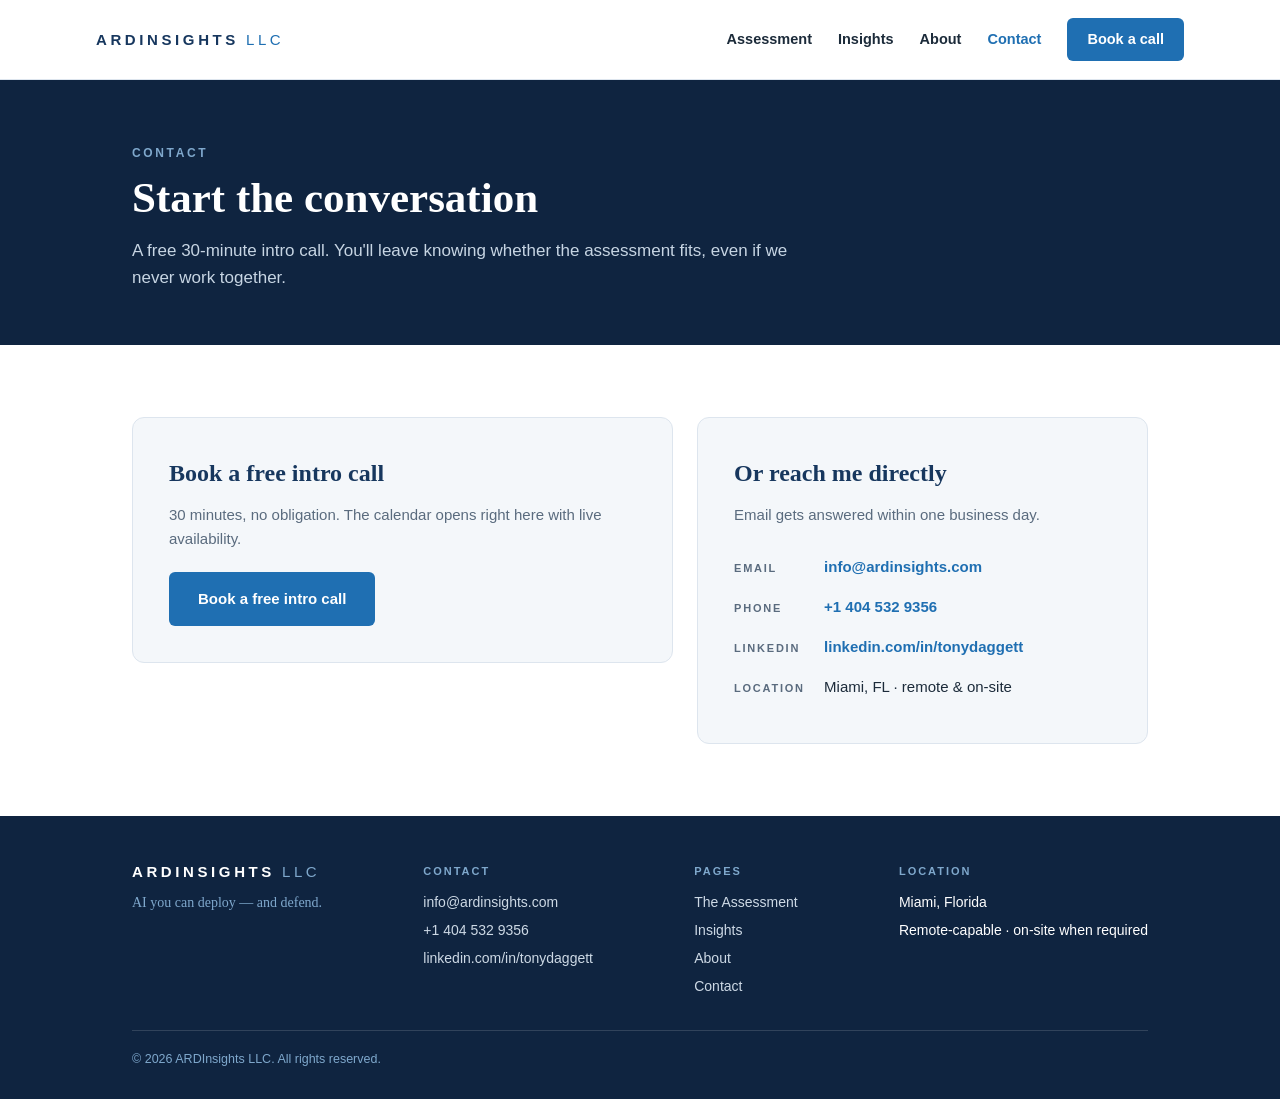
<file: contact/index.html>
<!doctype html>
<html lang="en">
<head>
<meta charset="utf-8">
<meta name="viewport" content="width=device-width,initial-scale=1">
<title>Contact | ARDInsights</title>
<meta name="description" content="Book a free 30-minute intro call with ARDInsights, or reach Tony Daggett directly at info@ardinsights.com.">
<link rel="canonical" href="https://www.ardinsights.com/contact/">
<meta property="og:title" content="Contact | ARDInsights">
<meta property="og:description" content="Book a free 30-minute intro call. You'll leave knowing whether the assessment fits.">
<meta property="og:type" content="website">
<meta property="og:url" content="https://www.ardinsights.com/contact/">
<meta property="og:image" content="https://www.ardinsights.com/og-image.png">
<meta property="og:image:width" content="1200">
<meta property="og:image:height" content="630">
<meta name="twitter:card" content="summary_large_image">
<meta property="og:site_name" content="ARDInsights">
<meta property="og:locale" content="en_US">
<meta property="og:image:alt" content="ARDInsights: AI you can deploy and defend. The Defensible AI Assessment, fixed fee, 2 to 4 weeks.">
<meta name="theme-color" content="#0F2440">
<link rel="icon" type="image/svg+xml" href="/favicon.svg">
<link rel="icon" type="image/png" sizes="48x48" href="/favicon-48.png">
<link rel="apple-touch-icon" href="/apple-touch-icon.png">
<link rel="stylesheet" href="/css/site.css">
<link rel="preconnect" href="https://assets.calendly.com" crossorigin>
<link rel="stylesheet" href="https://assets.calendly.com/assets/external/widget.css">
</head>
<body>
<a class="skip" href="#main">Skip to content</a>

<header>
  <nav class="nav" aria-label="Main">
    <a class="wm" href="/">ARDINSIGHTS<span>LLC</span></a>
    <button class="menu-btn" aria-label="Menu" aria-expanded="false" aria-controls="nav-links" onclick="var h=document.querySelector('header');h.classList.toggle('open');this.setAttribute('aria-expanded',h.classList.contains('open'))"><span></span><span></span><span></span></button>
    <div class="links" id="nav-links">
      <a href="/assessment/">Assessment</a>
      <a href="/insights/">Insights</a>
      <a href="/about/">About</a>
      <a href="/contact/" class="active">Contact</a>
      <a class="cta" href="https://calendly.com/info-ardinsights/" target="_blank" rel="noopener">Book a call</a>
    </div>
  </nav>
</header>

<main id="main">

<div class="hero slim">
  <div class="wrap">
    <div class="kick">Contact</div>
    <h1>Start the conversation</h1>
    <p>A free 30-minute intro call. You'll leave knowing whether the assessment fits, even if we never work together.</p>
  </div>
</div>

<section>
  <div class="wrap">
    <div class="cgrid">
      <div class="card">
        <h2>Book a free intro call</h2>
        <p>30 minutes, no obligation. The calendar opens right here with live availability.</p>
        <a class="btn btn-azure" href="https://calendly.com/info-ardinsights/" target="_blank" rel="noopener" onclick="if(window.Calendly){Calendly.initPopupWidget({url:'https://calendly.com/info-ardinsights/'});return false;}">Book a free intro call</a>
      </div>
      <div class="card">
        <h2>Or reach me directly</h2>
        <p>Email gets answered within one business day.</p>
        <div class="rows">
          <div class="row"><b>EMAIL</b><span><a href="mailto:info@ardinsights.com">info@ardinsights.com</a></span></div>
          <div class="row"><b>PHONE</b><span><a href="tel:+14045329356">+1 404 532 9356</a></span></div>
          <div class="row"><b>LINKEDIN</b><span><a href="https://www.linkedin.com/in/tonydaggett" target="_blank" rel="noopener">linkedin.com/in/tonydaggett</a></span></div>
          <div class="row"><b>LOCATION</b><span>Miami, FL · remote &amp; on-site</span></div>
        </div>
      </div>
    </div>
  </div>
</section>

</main>

<footer>
  <div class="wrap">
    <div class="fgrid">
      <div>
        <div class="fwm">ARDINSIGHTS<span>LLC</span></div>
        <div class="ftag">AI you can deploy — and defend.</div>
      </div>
      <div class="fcol"><b>CONTACT</b><a href="mailto:info@ardinsights.com">info@ardinsights.com</a><br><a href="tel:+14045329356">+1 404 532 9356</a><br><a href="https://www.linkedin.com/in/tonydaggett" target="_blank" rel="noopener">linkedin.com/in/tonydaggett</a></div>
      <div class="fcol"><b>PAGES</b><a href="/assessment/">The Assessment</a><br><a href="/insights/">Insights</a><br><a href="/about/">About</a><br><a href="/contact/">Contact</a></div>
      <div class="fcol"><b>LOCATION</b>Miami, Florida<br>Remote-capable · on-site when required</div>
    </div>
    <div class="legal">© 2026 ARDInsights LLC. All rights reserved.</div>
  </div>
</footer>

<script src="https://assets.calendly.com/assets/external/widget.js" async></script>
<script data-goatcounter="https://ardinsights.goatcounter.com/count" async src="https://gc.zgo.at/count.js"></script>
</body>
</html>
</file>
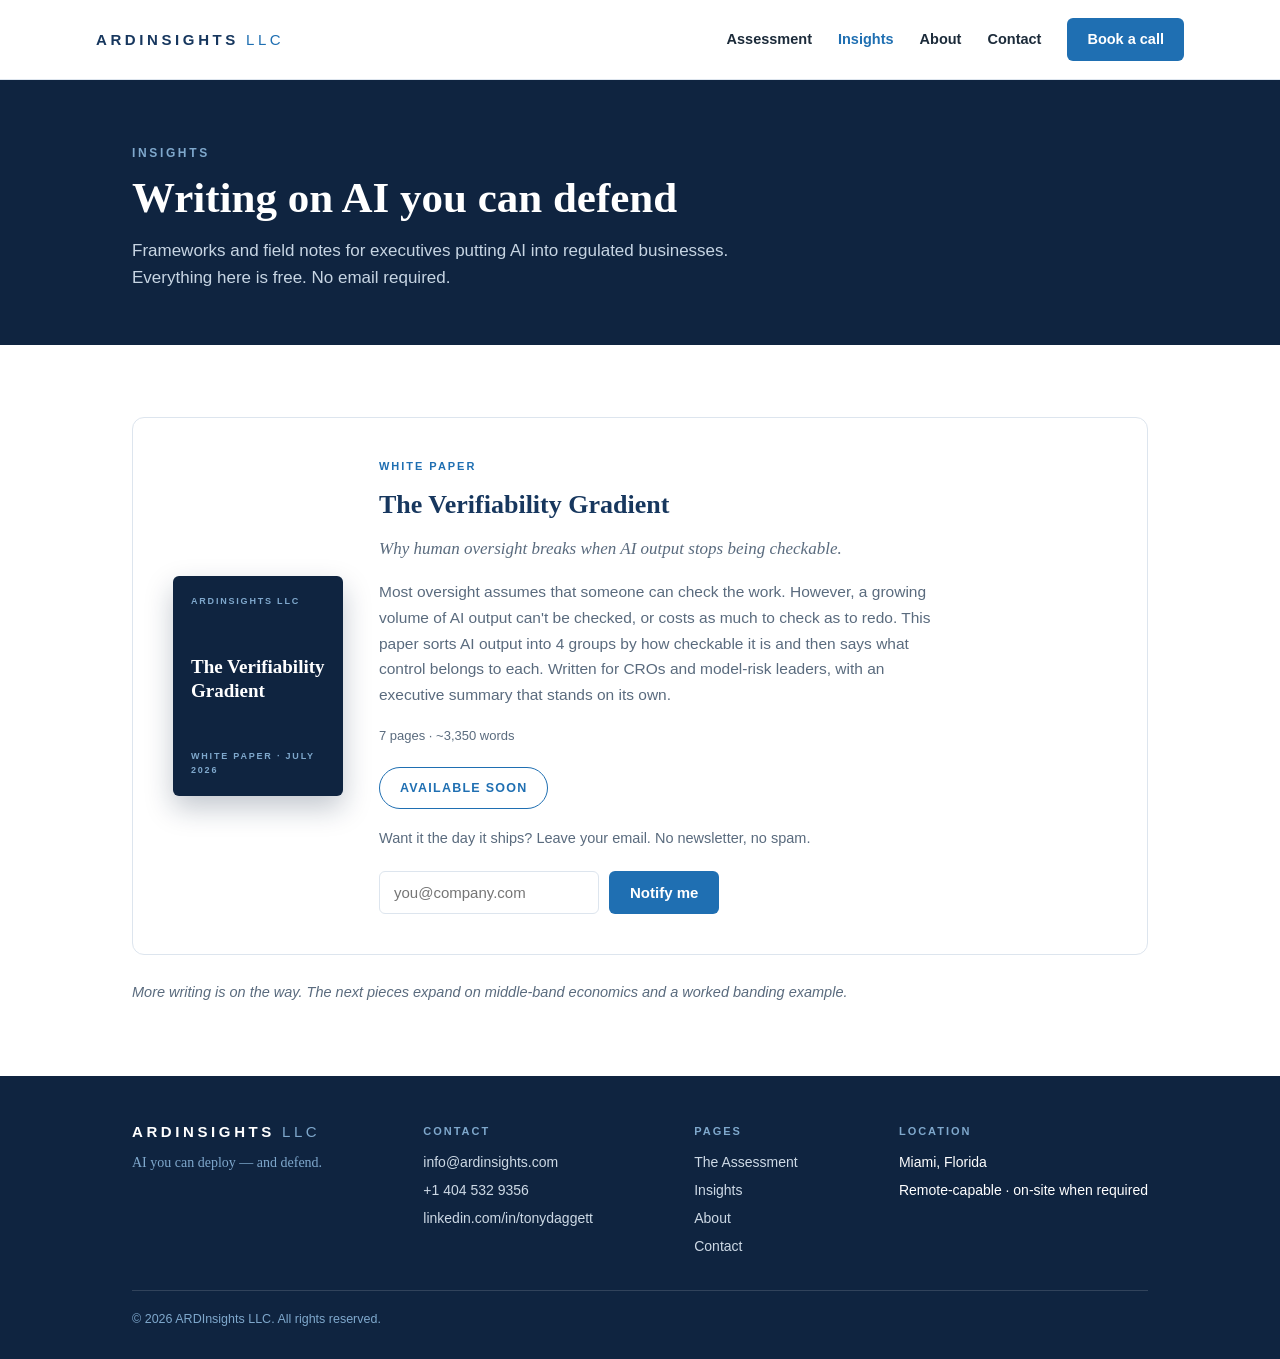
<file: insights/index.html>
<!doctype html>
<html lang="en">
<head>
<meta charset="utf-8">
<meta name="viewport" content="width=device-width,initial-scale=1">
<title>Insights: writing on defensible AI | ARDInsights</title>
<meta name="description" content="Writing on AI you can defend: frameworks and field notes on AI governance and oversight for executives in regulated businesses.">
<link rel="canonical" href="https://www.ardinsights.com/insights/">
<meta property="og:title" content="Insights | ARDInsights">
<meta property="og:description" content="Frameworks and field notes for executives putting AI into regulated businesses.">
<meta property="og:type" content="website">
<meta property="og:url" content="https://www.ardinsights.com/insights/">
<meta property="og:image" content="https://www.ardinsights.com/og-image.png">
<meta property="og:image:width" content="1200">
<meta property="og:image:height" content="630">
<meta name="twitter:card" content="summary_large_image">
<meta property="og:site_name" content="ARDInsights">
<meta property="og:locale" content="en_US">
<meta property="og:image:alt" content="ARDInsights: AI you can deploy and defend. The Defensible AI Assessment, fixed fee, 2 to 4 weeks.">
<meta name="theme-color" content="#0F2440">
<link rel="icon" type="image/svg+xml" href="/favicon.svg">
<link rel="icon" type="image/png" sizes="48x48" href="/favicon-48.png">
<link rel="apple-touch-icon" href="/apple-touch-icon.png">
<link rel="stylesheet" href="/css/site.css">
</head>
<body>
<a class="skip" href="#main">Skip to content</a>

<header>
  <nav class="nav" aria-label="Main">
    <a class="wm" href="/">ARDINSIGHTS<span>LLC</span></a>
    <button class="menu-btn" aria-label="Menu" aria-expanded="false" aria-controls="nav-links" onclick="var h=document.querySelector('header');h.classList.toggle('open');this.setAttribute('aria-expanded',h.classList.contains('open'))"><span></span><span></span><span></span></button>
    <div class="links" id="nav-links">
      <a href="/assessment/">Assessment</a>
      <a href="/insights/" class="active">Insights</a>
      <a href="/about/">About</a>
      <a href="/contact/">Contact</a>
      <a class="cta" href="https://calendly.com/info-ardinsights/" target="_blank" rel="noopener">Book a call</a>
    </div>
  </nav>
</header>

<main id="main">

<div class="hero slim">
  <div class="wrap">
    <div class="kick">Insights</div>
    <h1>Writing on AI you can defend</h1>
    <p>Frameworks and field notes for executives putting AI into regulated businesses. Everything here is free. No email required.</p>
  </div>
</div>

<section>
  <div class="wrap">
    <div class="paper">
      <div class="cover">
        <div class="pw">ARDINSIGHTS LLC</div>
        <div class="pt">The Verifiability Gradient</div>
        <div class="pw">WHITE PAPER · JULY 2026</div>
      </div>
      <div>
        <div class="pk">WHITE PAPER</div>
        <h2>The Verifiability Gradient</h2>
        <p class="psub">Why human oversight breaks when AI output stops being checkable.</p>
        <p>Most oversight assumes that someone can check the work. However, a growing volume of AI output can't be checked, or costs as much to check as to redo. This paper sorts AI output into 4 groups by how checkable it is and then says what control belongs to each. Written for CROs and model-risk leaders, with an executive summary that stands on its own.</p>
        <p class="meta">7 pages · ~3,350 words</p>
        <span class="soon-pill">AVAILABLE SOON</span>
        <div class="notify">
          <p>Want it the day it ships? Leave your email. No newsletter, no spam.</p>
          <form id="notify-form" action="https://formspree.io/f/xeeylvqg" method="POST">
            <input type="hidden" name="_subject" value="Verifiability Gradient notify list">
            <input type="text" name="_gotcha" style="display:none" tabindex="-1" autocomplete="off">
            <input type="email" name="email" required placeholder="you@company.com" aria-label="Email address">
            <button class="btn btn-azure" type="submit">Notify me</button>
          </form>
        </div>
      </div>
    </div>
    <p class="soon-note">More writing is on the way. The next pieces expand on middle-band economics and a worked banding example.</p>
  </div>
</section>

</main>

<script>
(function(){
  var f=document.getElementById('notify-form');
  if(!f||!window.fetch)return;
  f.addEventListener('submit',function(e){
    e.preventDefault();
    fetch(f.action,{method:'POST',body:new FormData(f),headers:{'Accept':'application/json'}})
      .then(function(r){
        if(r.ok){f.parentNode.innerHTML='<p class="ok">You\'re on the list. The paper will land in your inbox the day it ships.</p>';}
        else{f.submit();}
      })
      .catch(function(){f.submit();});
  });
})();
</script>

<footer>
  <div class="wrap">
    <div class="fgrid">
      <div>
        <div class="fwm">ARDINSIGHTS<span>LLC</span></div>
        <div class="ftag">AI you can deploy — and defend.</div>
      </div>
      <div class="fcol"><b>CONTACT</b><a href="mailto:info@ardinsights.com">info@ardinsights.com</a><br><a href="tel:+14045329356">+1 404 532 9356</a><br><a href="https://www.linkedin.com/in/tonydaggett" target="_blank" rel="noopener">linkedin.com/in/tonydaggett</a></div>
      <div class="fcol"><b>PAGES</b><a href="/assessment/">The Assessment</a><br><a href="/insights/">Insights</a><br><a href="/about/">About</a><br><a href="/contact/">Contact</a></div>
      <div class="fcol"><b>LOCATION</b>Miami, Florida<br>Remote-capable · on-site when required</div>
    </div>
    <div class="legal">© 2026 ARDInsights LLC. All rights reserved.</div>
  </div>
</footer>

<script data-goatcounter="https://ardinsights.goatcounter.com/count" async src="https://gc.zgo.at/count.js"></script>
</body>
</html>
</file>
<file: css/site.css>
/* ARDInsights — production stylesheet.
   1:1 port of the "ARDInsights Website" Claude Design system (design-system/).
   Fonts and metrics match the approved mockups exactly; only the mobile menu,
   footer layout, and media queries are additions (the mockups are desktop-only). */
:root{
  --navy:#17375E;
  --navy-deep:#0F2440;
  --azure:#1F6FB2;
  --azure-bright:#2E86D1;
  --ice:#7FA8CC;
  --ink:#1C2B3A;
  --muted:#5A6B7E;
  --paper:#FFFFFF;
  --mist:#F4F7FA;
  --line:#DDE5EE;
  --green:#2F7D3F;
  --gold:#8F5F08;
  --red:#B03A2E;
  --serif:Georgia,'Times New Roman',serif;
  --sans:'Segoe UI',Arial,sans-serif;
}
*{margin:0;padding:0;box-sizing:border-box}
body{font-family:var(--sans);color:var(--ink);background:var(--paper);line-height:1.6}
img{max-width:100%}
a{color:var(--azure);text-decoration:none}

.skip{position:absolute;left:-9999px;top:0;background:var(--navy);color:#fff;padding:10px 18px;z-index:100}
.skip:focus{left:0}
.sr-only{position:absolute;width:1px;height:1px;padding:0;margin:-1px;overflow:hidden;clip:rect(0,0,0,0);white-space:nowrap;border:0}
a:focus-visible,button:focus-visible{outline:2px solid var(--azure);outline-offset:2px}
.hero a:focus-visible,.close a:focus-visible,footer a:focus-visible{outline-color:#fff}

.wrap{max-width:1080px;margin:0 auto;padding:0 32px}

/* Type */
.kick{font-size:12px;letter-spacing:.22em;text-transform:uppercase;color:var(--azure);font-weight:700;margin-bottom:10px}
.h2{font-family:var(--serif);font-size:32px;color:var(--navy);font-weight:700;margin-bottom:14px;line-height:1.2}
.lede{font-size:15.5px;line-height:1.65;color:var(--muted);max-width:680px}

/* Buttons */
.btn{display:inline-block;padding:14px 28px;border-radius:6px;font-size:15px;font-weight:600;border:1.5px solid transparent;cursor:pointer}
.btn-azure{background:var(--azure);color:#fff}
.btn-azure:hover{background:var(--azure-bright);color:#fff}
.btn-white{background:#fff;color:var(--navy)}
.btn-white:hover{background:#E8F0F8;color:var(--navy)}
.btn-ghost{border-color:rgba(255,255,255,.55);color:#fff}
.btn-ghost:hover{border-color:#fff;color:#fff}

/* Nav — per nav-footer mockup; sticky so the CTA stays reachable */
header{background:#fff;border-bottom:1px solid var(--line);position:sticky;top:0;z-index:60}
.nav{display:flex;align-items:center;justify-content:space-between;padding:18px 36px;max-width:1160px;margin:0 auto}
.wm{letter-spacing:.24em;font-weight:700;font-size:15px;color:var(--navy);white-space:nowrap}
.wm span{color:var(--azure);font-weight:400;margin-left:7px}
.links{display:flex;gap:26px;align-items:center}
.links a{color:var(--ink);font-size:14.5px;font-weight:600}
.links a:hover{color:var(--azure)}
.links a.active{color:var(--azure)}
.links a.cta{background:var(--azure);color:#fff;padding:10px 20px;border-radius:6px}
.links a.cta:hover{background:var(--azure-bright)}
.menu-btn{display:none;background:none;border:none;cursor:pointer;padding:8px}
.menu-btn span{display:block;width:22px;height:2px;background:var(--navy);margin:5px 0}

/* Hero — home per home mockup; .slim per subpage mockups */
.hero{background:var(--navy-deep);color:#fff;padding:88px 0 72px}
.hero .kick{color:var(--ice)}
.hero h1{font-family:var(--serif);font-size:52px;line-height:1.12;font-weight:700;max-width:760px;margin-bottom:22px}
.hero p{font-size:18.5px;line-height:1.6;color:#C7D5E3;max-width:640px;margin-bottom:32px}
.hero .actions{display:flex;gap:14px;margin-bottom:44px;flex-wrap:wrap}
.hero.slim{padding:64px 0 54px}
.hero.slim h1{font-size:43px;line-height:1.15;margin-bottom:14px}
.hero.slim p{font-size:17px;margin-bottom:0;max-width:660px}

.hero-cred{font-size:11.5px;letter-spacing:.2em;text-transform:uppercase;color:var(--ice);font-weight:700;margin-bottom:20px}
.hero .actions.tight{margin-bottom:14px}
.hero-note{font-size:13.5px;color:#9DB8D4;margin-bottom:40px}

/* Buyer signals */
.signals{margin-top:44px}
.signals h3{font-family:var(--serif);font-size:22px;color:var(--navy);margin-bottom:12px;font-weight:700}
.signals ul{list-style:none;max-width:720px}
.signals li{position:relative;padding:9px 0 9px 26px;font-size:15.5px;line-height:1.55}
.signals li::before{content:'';position:absolute;left:0;top:17px;width:8px;height:8px;border-radius:2px;background:var(--azure)}

/* Delivered-by strip */
.deliver{display:flex;gap:22px;align-items:center;margin-top:44px;border-top:1px solid var(--line);padding-top:32px}
.deliver img{width:88px;height:88px;border-radius:50%;object-fit:cover;flex:none;border:2px solid var(--line)}
.deliver .dn{font-family:var(--serif);font-size:19px;font-weight:700;color:var(--navy);margin-bottom:6px}
.deliver p{font-size:14.5px;color:var(--muted);line-height:1.6;max-width:600px}

/* Real photo variant of the About circle */
.photo-img{width:150px;height:150px;border-radius:50%;object-fit:cover;flex:none;border:3px solid rgba(255,255,255,.35)}

/* Verdict pills */
.pills{display:flex;gap:12px;flex-wrap:wrap}
.pill{padding:9px 20px;border-radius:999px;font-size:12.5px;font-weight:700;letter-spacing:.08em;color:#fff}
.pill.deploy{background:var(--green)}
.pill.pilot{background:var(--gold)}
.pill.remediate{background:var(--red)}
.pillcap{font-size:13px;color:var(--ice);margin-top:12px}

/* Stat row */
.stats{display:flex;border-bottom:1px solid var(--line);background:#fff}
.stat{flex:1;padding:26px 18px;text-align:center;border-right:1px solid var(--line)}
.stat:last-child{border-right:none}
.stat .n{font-family:var(--serif);font-size:32px;font-weight:700;color:var(--navy)}
.stat .l{font-size:11px;letter-spacing:.14em;text-transform:uppercase;color:var(--muted);margin-top:6px}

/* Sections */
section{padding:72px 0}
section.alt{background:var(--mist)}

/* Axes */
.axes{display:grid;grid-template-columns:repeat(3,1fr);gap:20px;margin-top:34px}
.axis{background:var(--mist);border:1px solid var(--line);border-radius:10px;padding:26px}
.axis .an{font-family:var(--serif);font-size:15px;color:var(--azure);font-weight:700;margin-bottom:8px}
.axis .at{font-family:var(--serif);font-size:19px;color:var(--navy);font-weight:700;margin-bottom:8px}
.axis p{font-size:14.5px;line-height:1.6;color:var(--muted)}
.axis.gate{background:#fff;border:1.5px solid var(--navy)}
.gate-tag{display:inline-block;font-size:10.5px;letter-spacing:.16em;font-weight:700;color:#fff;background:var(--navy);border-radius:999px;padding:3px 10px;margin-bottom:10px}

/* Deliverables grid */
.grid6{display:grid;grid-template-columns:repeat(2,1fr);gap:16px;margin-top:30px}
.g{background:#fff;border:1px solid var(--line);border-radius:10px;padding:20px 24px;font-size:15px;line-height:1.55}
.g b{color:var(--navy)}

/* Tiers */
.tiers{display:grid;grid-template-columns:repeat(3,1fr);gap:20px;margin-top:34px}
.tier{background:#fff;border:1px solid var(--line);border-radius:10px;padding:28px;position:relative}
.tier.featured{border:2px solid var(--azure);box-shadow:0 8px 24px rgba(23,55,94,.10)}
.flag{position:absolute;top:-12px;left:24px;background:var(--azure);color:#fff;font-size:11px;font-weight:700;letter-spacing:.12em;padding:4px 12px;border-radius:999px}
.tname{font-family:var(--serif);font-size:20px;color:var(--navy);font-weight:700}
.price{font-family:var(--serif);font-size:30px;color:var(--navy);font-weight:700;margin:8px 0 2px}
.terms{font-size:13px;color:var(--azure);font-weight:600;margin-bottom:14px}
.scope{font-size:14px;line-height:1.6;color:var(--muted)}
.tierfoot{margin-top:24px;font-size:13.5px;color:var(--muted);font-style:italic;text-align:center}

/* Why */
.why-body{font-size:17px;line-height:1.7;max-width:780px}
.why-body b{color:var(--navy)}

/* Paper feature */
.paper{border:1px solid var(--line);border-radius:12px;padding:40px;display:flex;gap:36px;align-items:center;background:#fff}
.paper .cover{flex:none;width:170px;height:220px;background:var(--navy-deep);border-radius:6px;color:#fff;padding:18px;display:flex;flex-direction:column;justify-content:space-between;box-shadow:0 12px 28px rgba(15,36,64,.25)}
.paper .cover .pw{letter-spacing:.2em;font-size:9px;font-weight:700;color:var(--ice)}
.paper .cover .pt{font-family:var(--serif);font-size:19px;font-weight:700;line-height:1.25}
.paper .pk{font-size:11px;letter-spacing:.18em;color:var(--azure);font-weight:700;margin-bottom:8px}
.paper h2,.paper h3{font-family:var(--serif);font-size:26px;color:var(--navy);margin-bottom:10px;font-weight:700}
.paper .psub{font-family:var(--serif);font-style:italic;font-size:17px;color:var(--muted);margin-bottom:16px}
.paper p{font-size:15.5px;line-height:1.65;color:var(--muted);margin-bottom:18px;max-width:560px}
.paper .meta{font-size:13px;color:var(--muted);margin-bottom:20px}
.soon-pill{display:inline-block;padding:10px 20px;border:1.5px solid var(--azure);border-radius:999px;color:var(--azure);font-size:12.5px;font-weight:700;letter-spacing:.1em}
.soon-note{margin-top:26px;font-size:14.5px;color:var(--muted);font-style:italic}
.notify{margin-top:22px}
.notify p{font-size:14.5px;margin-bottom:10px}
.notify form{display:flex;gap:10px;max-width:440px;flex-wrap:wrap}
.notify input[type=email]{flex:1;min-width:220px;padding:12px 14px;border:1px solid var(--line);border-radius:6px;font-family:var(--sans);font-size:15px;color:var(--ink)}
.notify input[type=email]:focus{outline:2px solid var(--azure);outline-offset:1px;border-color:var(--azure)}
.notify .btn{padding:12px 22px}
.notify .ok{font-size:15px;font-weight:600;color:var(--green)}
.notify{display:flex;gap:10px;margin-top:18px;max-width:480px;flex-wrap:wrap}
.notify input[type=email]{flex:1;min-width:220px;padding:12px 14px;border:1px solid var(--line);border-radius:6px;font-size:15px;font-family:var(--sans);color:var(--ink)}
.notify .btn{padding:12px 20px}
.paper .notify-note{font-size:12.5px;color:var(--muted);margin:10px 0 0;max-width:480px}

/* Steps */
.stepgrid{display:grid;grid-template-columns:repeat(3,1fr);gap:20px;margin-top:30px}
.step{background:#fff;border:1px solid var(--line);border-radius:10px;padding:26px}
.sn{font-family:var(--serif);font-size:14px;color:var(--azure);font-weight:700;margin-bottom:8px}
.st{font-family:var(--serif);font-size:19px;color:var(--navy);font-weight:700;margin-bottom:8px}
.step p{font-size:14.5px;line-height:1.6;color:var(--muted)}

/* Two-column */
.two{display:grid;grid-template-columns:1fr 1fr;gap:40px}
.two h3{font-family:var(--serif);font-size:22px;color:var(--navy);margin-bottom:10px;font-weight:700}
.two p{font-size:15.5px;line-height:1.65}
.two b{color:var(--navy)}

/* Diagnostics */
.dcards{display:grid;grid-template-columns:repeat(3,1fr);gap:20px;margin-top:30px}
.dc{background:#fff;border:1px solid var(--line);border-radius:10px;padding:26px}
.dc .num{font-family:var(--serif);font-size:13px;color:var(--azure);font-weight:700;margin-bottom:8px;letter-spacing:.06em}
.dc .dt{font-family:var(--serif);font-size:18px;color:var(--navy);font-weight:700;margin-bottom:10px;line-height:1.3}
.dc .db{font-size:14px;line-height:1.6;margin-bottom:14px}
.dc .lesson{border-top:1px solid var(--line);padding-top:12px;font-size:13px;line-height:1.55;color:var(--muted)}
.dc .lesson b{color:var(--navy);font-size:10.5px;letter-spacing:.16em}

/* Problem lede (home) */
.problem-lede{font-size:19px;line-height:1.7;color:var(--ink);max-width:820px}

/* About */
.head-row{display:flex;gap:40px;align-items:center}
.photo{flex:none;width:150px;height:150px;border-radius:50%;background:var(--azure);display:flex;align-items:center;justify-content:center;font-family:var(--serif);font-size:44px;font-weight:700;color:#fff;border:3px solid rgba(255,255,255,.35)}
.bio p{font-size:16.5px;line-height:1.75;max-width:780px;margin-bottom:18px}
.bio b{color:var(--navy)}
.tl{margin-top:44px;border-left:2px solid var(--line);padding-left:32px;max-width:780px}
.t{position:relative;padding-bottom:30px}
.t:last-child{padding-bottom:0}
.t::before{content:'';position:absolute;left:-39px;top:5px;width:12px;height:12px;border-radius:50%;background:var(--azure);border:2px solid #fff}
.t .role{font-family:var(--serif);font-size:18px;color:var(--navy);font-weight:700}
.t .org{font-size:13.5px;color:var(--azure);font-weight:600;margin:2px 0 6px}
.t p{font-size:14.5px;line-height:1.6;color:var(--muted);max-width:640px}
.creds{padding:40px 0;background:var(--mist)}
.credrow{display:flex;background:#fff;border-radius:10px;border:1px solid var(--line)}
.cred{flex:1;padding:22px;text-align:center;border-right:1px solid var(--line)}
.cred:last-child{border-right:none}
.cn{font-family:var(--serif);font-size:22px;font-weight:700;color:var(--navy)}
.cl{font-size:11px;letter-spacing:.14em;text-transform:uppercase;color:var(--muted);margin-top:5px}

/* Career at a glance strip (About) */
.career{margin-top:14px;border-top:1px solid var(--line);max-width:780px}
.career .cr{display:flex;gap:18px;align-items:baseline;padding:12px 0;border-bottom:1px solid var(--line);font-size:14px}
.career .co{flex:1.1;font-weight:600;color:var(--navy)}
.career .cro{flex:1.6;color:var(--muted)}
.career .cy{flex:0 0 120px;color:var(--azure);font-weight:600;font-size:13px}

/* Contact */
.cgrid{display:grid;grid-template-columns:1.2fr 1fr;gap:24px;align-items:start}
.card{border:1px solid var(--line);border-radius:12px;padding:36px;background:var(--mist)}
.card h2{font-family:var(--serif);font-size:24px;color:var(--navy);margin-bottom:10px;font-weight:700}
.card p{font-size:15px;line-height:1.65;color:var(--muted);margin-bottom:20px}
.rows{font-size:15px}
.rows .row{display:flex;gap:12px;align-items:baseline;padding:8px 0}
.rows b{flex:none;width:78px;font-size:11px;letter-spacing:.16em;color:var(--muted)}
.rows a{font-weight:600}

/* Close band */
.close{background:var(--navy-deep);color:#fff;text-align:center;padding:80px 0}
.close h2{font-family:var(--serif);font-size:38px;margin-bottom:14px;font-weight:700}
.close p{color:#C7D5E3;font-size:16.5px;margin-bottom:30px}

/* Footer — per nav-footer mockup */
footer{background:var(--navy-deep);color:#fff;padding:44px 0 30px}
.close+footer{border-top:1px solid rgba(255,255,255,.14)}
.fgrid{display:flex;justify-content:space-between;gap:30px;flex-wrap:wrap}
.fwm{letter-spacing:.24em;font-weight:700;font-size:15px}
.fwm span{color:var(--ice);font-weight:400;margin-left:7px}
.ftag{font-family:var(--serif);color:var(--ice);font-size:14px;margin-top:8px}
.fcol{font-size:14px;line-height:2}
.fcol a{color:#CDD9E5}
.fcol a:hover{color:#fff}
.fcol b{display:block;font-size:11px;letter-spacing:.18em;color:var(--ice);margin-bottom:6px;font-weight:700}
.legal{border-top:1px solid rgba(255,255,255,.14);margin-top:30px;padding-top:18px;font-size:12.5px;color:var(--ice)}

/* Responsive additions (mockups are desktop-only) */
@media (max-width:900px){
  .hero h1{font-size:38px}
  .hero.slim h1{font-size:32px}
  .h2{font-size:27px}
  .axes,.tiers,.stepgrid,.dcards{grid-template-columns:1fr}
  .grid6,.two,.cgrid{grid-template-columns:1fr}
  .stats{flex-wrap:wrap}
  .stat{flex:1 1 50%;border-bottom:1px solid var(--line)}
  .stat:nth-child(2){border-right:none}
  .paper{flex-direction:column;align-items:flex-start}
  .head-row{flex-direction:column;align-items:flex-start;gap:20px}
  .credrow{flex-wrap:wrap}
  .cred{flex:1 1 50%;border-bottom:1px solid var(--line)}
  .cred:nth-child(2){border-right:none}
  section{padding:56px 0}
  .hero{padding:64px 0 52px}
}
@media (max-width:760px){
  .menu-btn{display:block}
  .links{display:none;position:absolute;top:100%;left:0;right:0;background:#fff;border-bottom:1px solid var(--line);flex-direction:column;align-items:flex-start;padding:18px 24px;gap:16px;z-index:50}
  header.open .links{display:flex}
}

/* Method flow diagram */
.method-flow{display:flex;align-items:center;gap:18px;margin-top:34px}
.mf-axes{display:flex;flex-direction:column;gap:14px;flex:1.2}
.mf-axis{background:var(--mist);border:1px solid var(--line);border-radius:10px;padding:18px 20px}
.mf-axis .an{font-family:var(--serif);font-size:13px;color:var(--azure);font-weight:700;margin-bottom:4px}
.mf-axis .at{font-family:var(--serif);font-size:17px;color:var(--navy);font-weight:700}
.mf-axis p{font-size:13px;line-height:1.5;color:var(--muted);margin-top:6px}
.mf-arrow{flex:none}
.mf-arrow svg{display:block}
.mf-gate{flex:1.1;background:var(--navy);border-radius:10px;padding:22px;color:#fff}
.mf-gate .gate-tag{background:rgba(255,255,255,.16)}
.mf-gate .gt{font-family:var(--serif);font-size:18px;font-weight:700;color:#fff;margin-bottom:8px}
.mf-gate p{font-size:13px;line-height:1.55;color:#C7D5E3}
.mf-verdicts{flex:1;display:flex;flex-direction:column;gap:12px;align-items:flex-start}
.mf-caption{margin-top:16px;font-size:13.5px;color:var(--muted);font-style:italic}

/* Compact assessment offer band (homepage) */
.offer{display:flex;align-items:center;gap:40px;background:#fff;border:1px solid var(--line);border-radius:12px;padding:36px 40px;margin-top:30px}
.offer .op{flex:none;text-align:center}
.offer .op .n{font-family:var(--serif);font-size:42px;font-weight:700;color:var(--navy)}
.offer .op .l{font-size:12px;letter-spacing:.14em;text-transform:uppercase;color:var(--muted);margin-top:4px}
.offer .ob p{font-size:15.5px;line-height:1.65;margin-bottom:18px;max-width:600px}

/* Sample decision snapshot */
.sample{margin-top:30px;background:#fff;border:1px solid var(--line);border-radius:12px;overflow:hidden}
.sample .shd{padding:16px 24px;border-bottom:1px solid var(--line);font-size:11px;letter-spacing:.18em;font-weight:700;color:var(--azure)}
.srow{display:flex;align-items:center;gap:18px;padding:16px 24px;border-bottom:1px solid var(--line)}
.srow:last-of-type{border-bottom:none}
.srow .sc{flex:1.2;font-weight:600;font-size:15px;color:var(--navy)}
.srow .sp{flex:none;width:200px}
.srow .sp .pill{font-size:11px;padding:7px 14px}
.srow .sw2{flex:1.6;font-size:13.5px;color:var(--muted);line-height:1.5}
.sample .sfoot{padding:12px 24px;font-size:12px;color:var(--muted);font-style:italic;background:var(--mist);border-top:1px solid var(--line)}

/* Engagement arc timeline */
.arc{display:flex;gap:20px;margin-top:34px}
.arc-step{flex:1;position:relative;padding-top:56px;text-align:center}
.arc-step::before{content:'';position:absolute;top:20px;left:0;right:0;height:2px;background:var(--line)}
.arc-step:first-child::before{left:50%}
.arc-step:last-child::before{right:50%}
.arc-num{position:absolute;top:0;left:50%;transform:translateX(-50%);width:40px;height:40px;border-radius:50%;background:var(--navy);color:#fff;font-family:var(--serif);font-weight:700;font-size:18px;display:flex;align-items:center;justify-content:center;border:3px solid var(--mist)}
.arc-wk{font-size:12px;color:var(--azure);font-weight:700;margin-bottom:4px}
.arc-t{font-family:var(--serif);font-size:17px;color:var(--navy);font-weight:700;margin-bottom:6px}
.arc-step p{font-size:13.5px;line-height:1.55;color:var(--muted)}

@media (max-width:900px){
  .offer{flex-direction:column;align-items:flex-start;gap:20px}
  .method-flow{flex-direction:column;align-items:stretch}
  .mf-arrow{transform:rotate(90deg);align-self:center}
  .mf-verdicts{flex-direction:row;flex-wrap:wrap}
  .srow{flex-wrap:wrap;gap:8px}
  .srow .sp{width:auto}
  .srow .sc{flex:1 1 100%}
  .srow .sw2{flex:1 1 100%}
  .career .cr{flex-wrap:wrap;gap:4px 12px}
  .career .co{flex:1 1 100%}
  .arc{flex-direction:column;gap:26px}
  .arc-step{padding-top:0;padding-left:56px;text-align:left}
  .arc-step::before{display:none}
  .arc-num{left:0;top:0;transform:none}
}
</file>
